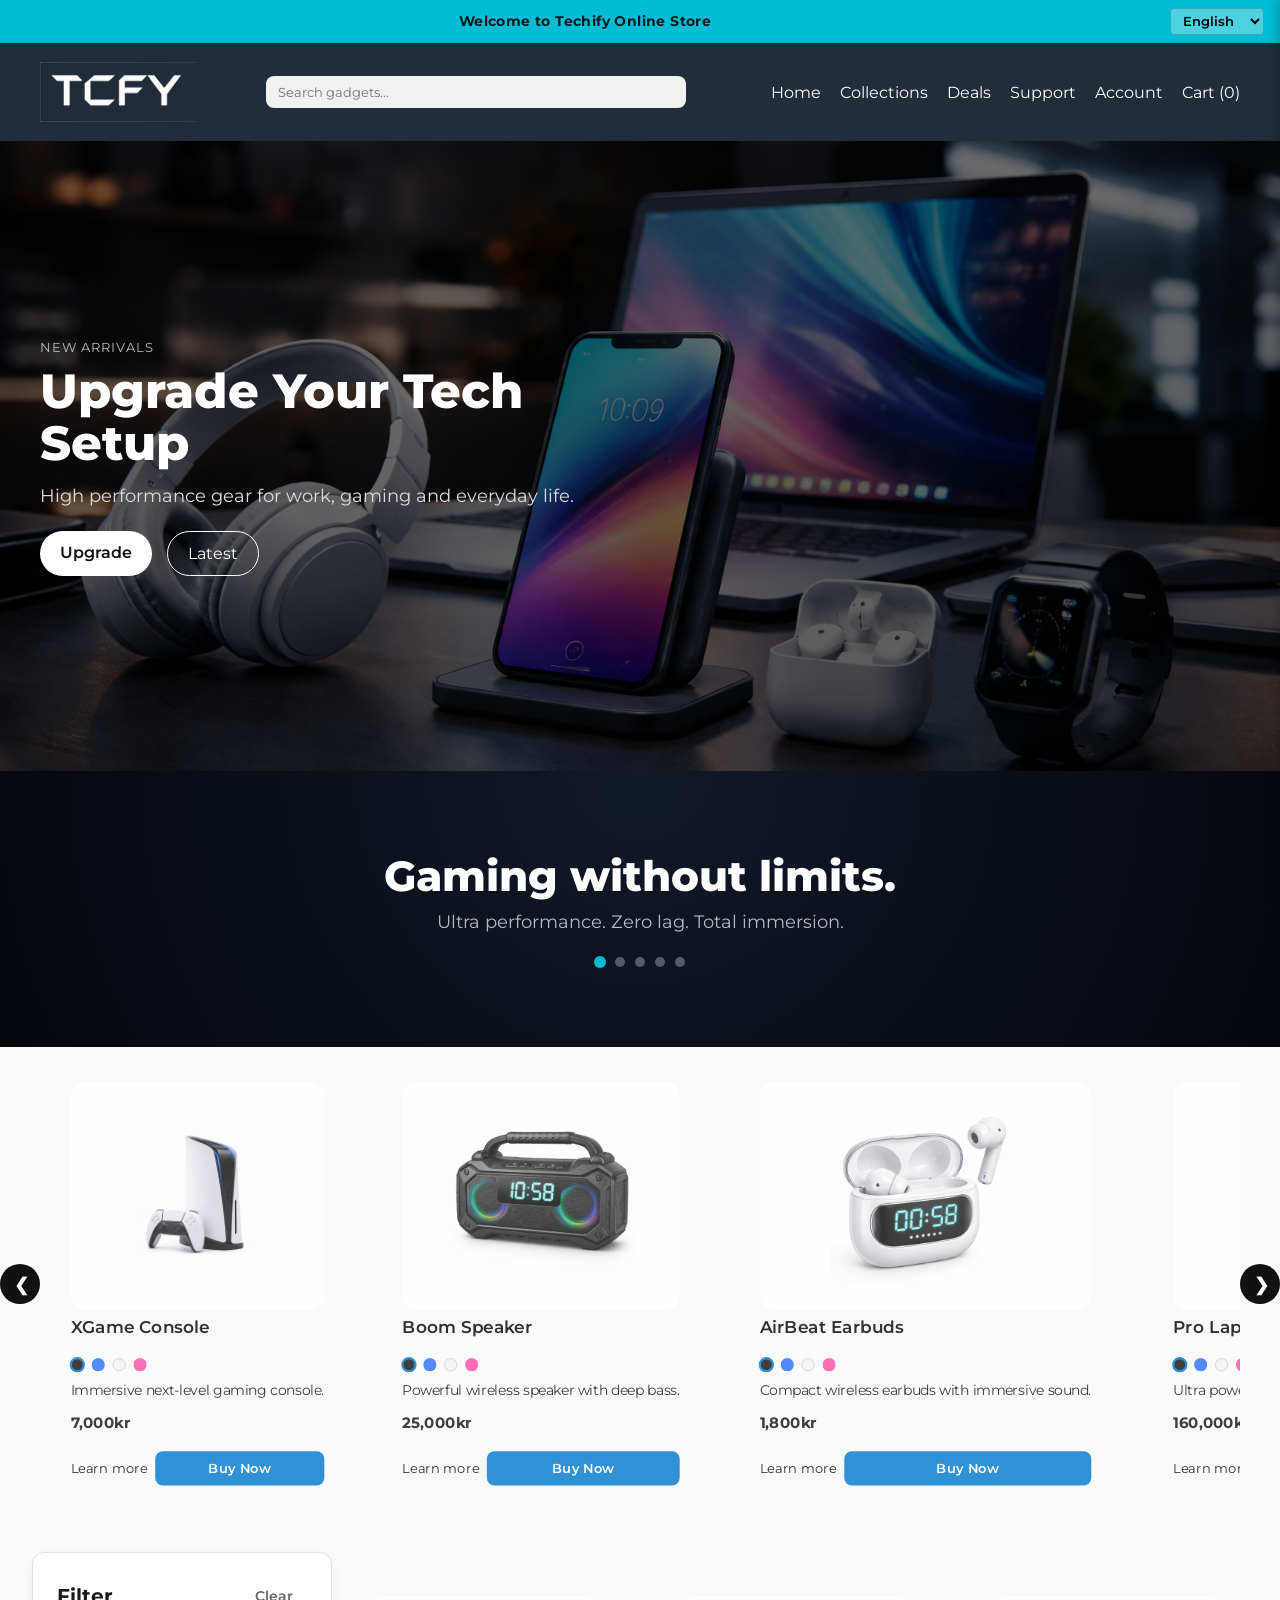
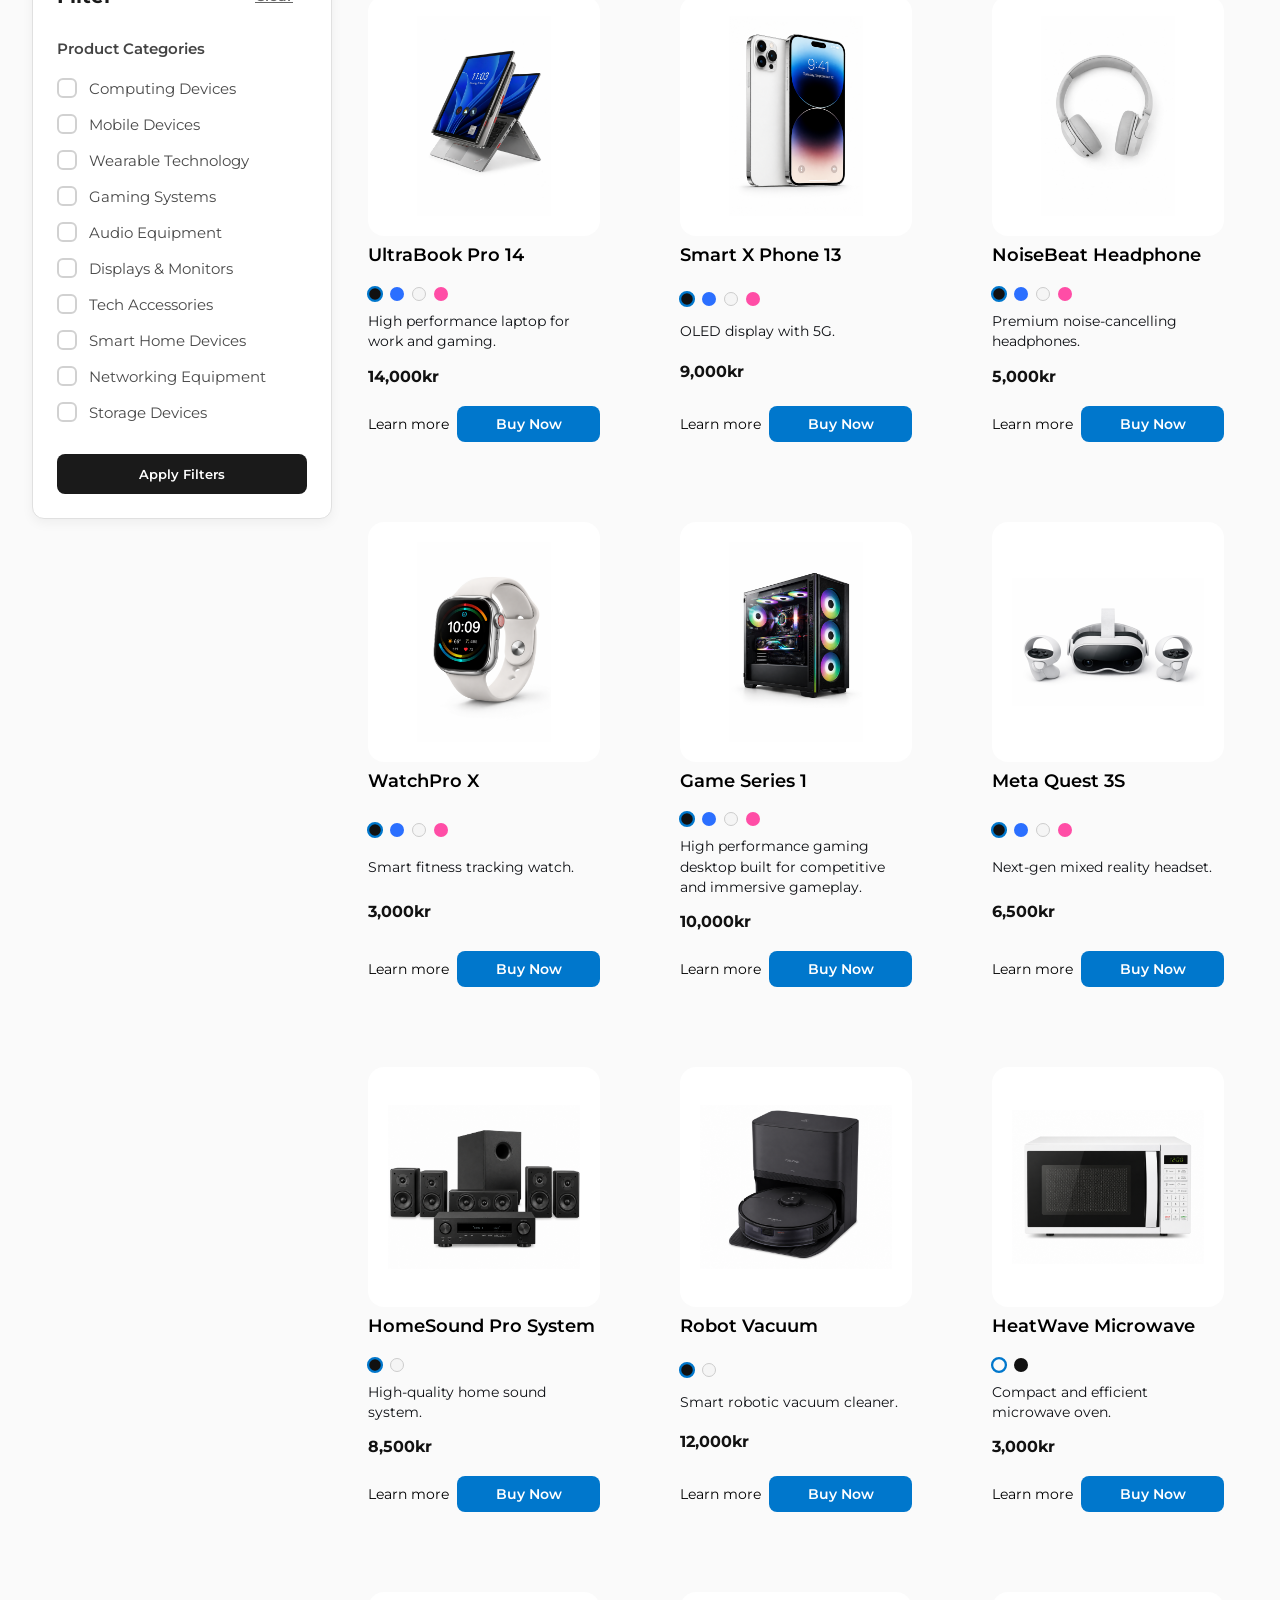
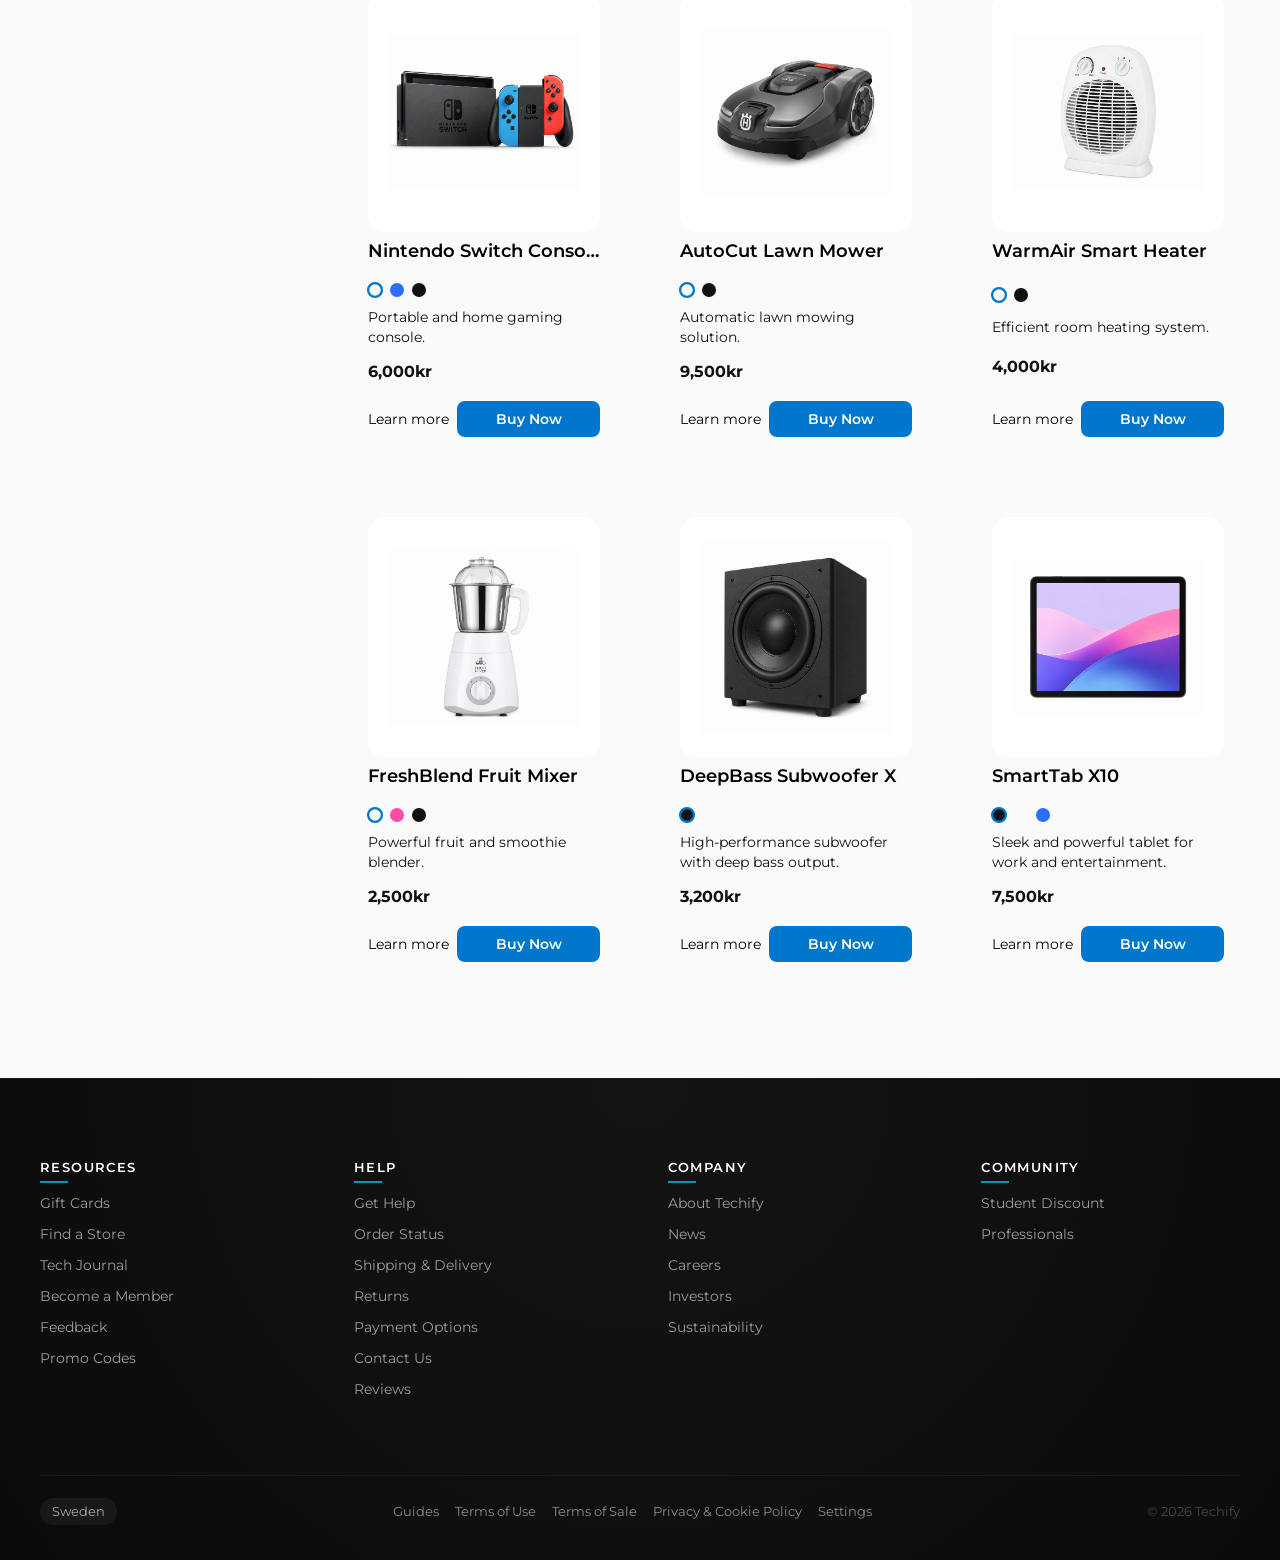
<file: index.html>
<!DOCTYPE html>
<html lang="en">
<head>
    <meta charset="UTF-8"/>
    <meta name="viewport" content="width=device-width, initial-scale=1.0"/>
    <meta name="description" content="Shop premium tech products including laptops, gaming gear and accessories. Fast delivery across Sweden.">
    <title>Techify | Premium Tech Store Sweden</title>
    <link rel="stylesheet" href="css/main.css"/>
    <link rel="preconnect" href="https://fonts.googleapis.com">
<link rel="preconnect" href="https://fonts.gstatic.com" crossorigin>
<link href="https://fonts.googleapis.com/css2?family=Montserrat:ital,wght@0,100..900;1,100..900&display=swap" rel="stylesheet">
   
</head>
<body>
        <!--PROMO BAR-->
    <section class="promo" aria-label="Current promotions">
        <div class="promo_viewport">
            <ul class="promo_track">
                <li data-i18n="promo_welcome">Welcome to Techify Online Store</li>
            </ul>
        </div>
        <div class="promo-lang">
         <select id="languageSwitcher">
         <option value="en">English</option>
         <option value="sv">Svenska</option>
         <option value="fr">Français</option>
         </select>
        </div>
    </section>

    <header class="site-header">
        <div class="logo-wrap">
            <img src="img/logo.svg" class="logo" alt="Techify logo">
    
        </div>

        <div class="search-container">
          <input 
           type="text" 
           id="search" 
           data-i18n-placeholder="search_placeholder"
           placeholder="Search..."
          >
          <div id="searchResults"></div>
        </div>
       

        <nav aria-label="Main navigation">
            <a href="index.html" data-i18n="nav_home">Home</a>
            <a href="shop.html" data-i18n="nav_collections">Collections</a>
            <a href="deals.html" data-i18n="nav_deals">Deals</a>
            <a href="support.html" data-i18n="nav_support">Support</a>
            <a href="login.html" data-i18n="nav_account">Account</a>          
            <a href="cart.html" id="cartLink">Cart (0)</a>
        </nav>
    </header>


    <main>

        <!--HERO-->
        <section class="hero" aria-label="Hero banner">
            <div class="hero-content">
              <span class="hero-tag" data-i18n="hero_tag">New Arrivals</span>
               <h1 data-i18n="hero_title">Upgrade Your Tech Setup</h1>
               <p data-i18n="hero_desc">High performance gear for work, gaming and everyday life.</p>

           <div class="hero-actions">
             <a href="upgrade.html" class="btn-primary" data-i18n="btn_upgrade">Upgrade</a>
             <a href="latest.html" class="btn-secondary" data-i18n="btn_latest">Latest</a>
           </div>
          </div>
        </section>

        <!-- AUTO SWIPE LINEUP -->
<section class="lineup-auto" aria-label="Explore the lineup">

  <div class="lineup-frame">

    <!-- SLIDES TRACK -->
    <div class="lineup-track">

      <!-- GAMING -->
      <div class="lineup-slide active">
        <h2 data-i18n="gaming_title">Gaming without limits.</h2>
        <p data-i18n="gaming_desc">Ultra performance. Zero lag. Total immersion.</p>
      </div>

      <!-- WORK -->
      <div class="lineup-slide">
        <h2 data-i18n="work_title">Work at full speed.</h2>
        <p data-i18n="work_desc">Powerful tools built for focus and productivity.</p>
      </div>

      <!-- CREATIVITY -->
      <div class="lineup-slide">
        <h2 data-i18n="create_title">Create anything you imagine.</h2>
        <p data-i18n="create_desc">Designed for creators, editors, and builders.</p>
      </div>

      <!-- AUDIO -->
      <div class="lineup-slide">
        <h2 data-i18n="audio_title">Feel every sound.</h2>
        <p data-i18n="audio_desc">Immersive audio built for clarity and depth.</p>
      </div>
      
      <!--Techify-->
      <div class="lineup-slide">
        <h2 data-i18n="techify_title">Techify Starts Here.</h2>
        <p data-i18n="techify_desc">Performance. Style. Reliability</p>
      </div>

    </div>

    <!-- DOT INDICATORS -->
    <div class="lineup-dots">
      <span class="dot active"></span>
      <span class="dot"></span>
      <span class="dot"></span>
      <span class="dot"></span>
      <span class="dot"></span>
    </div>

  </div>

</section>

        <div class="slider-wrapper">
            <button class="slide-btn prev" aria-label="Previous">&#10094;</button>

            <div class="slider-track">

                <!--SLIDE ITEM-->
                <article class="product-card" data-id="15">
                   <a href="product.html?id=15">
                    <img src="img/Xgame.png" 
                         alt="XGame console" 
                         loading="lazy" 
                         decoding="async"
                         width="300" 
                         height="200">
                    <h3>XGame Console</h3>
                    </a>

                    <div class="color-options">
                        <span class="color blue" data-color="blue"></span>
                        <span class="color black" data-color="black"></span>
                        <span class="color white" data-color="white"></span>
                        <span class="color pink" data-color="pink"></span>
                    </div>

                    <p class="price">7000kr</p>
                </article>

                <article class="product-card" data-id="11">
                   <a href="product.html?id=11">
                    <img src="img/speaker.png" 
                         alt="Boom Speaker" 
                         loading="lazy" 
                         decoding="async"
                         width="300" 
                         height="200">
                    <h3>Boom Speaker</h3>
                    </a>
                     <div class="color-options">
                        <span class="color blue" data-color="blue"></span>
                        <span class="color black" data-color="black"></span>
                        <span class="color white" data-color="white"></span>
                        <span class="color pink" data-color="pink"></span>
                    </div>

                    <p class="price">2500kr</p>
                </article>

                <article class="product-card" data-id="7">
                   <a href="product.html?id=7">
                    <img src="img/earbuds.png" 
                         alt="AirBeat Earbuds" 
                         loading="lazy" 
                         decoding="async"
                         width="300" 
                         height="200">
                    <h3>AirBeat Earbuds</h3>
                    </a>
                     <div class="color-options">
                        <span class="color blue" data-color="blue"></span>
                        <span class="color black" data-color="black"></span>
                        <span class="color white" data-color="white"></span>
                        <span class="color pink" data-color="pink"></span>
                    </div>
                    <p class="price">1800kr</p>
                </article>

                <article class="product-card" data-id="8">
                   <a href="product.html?id=8">
                    <img src="img/laptop.png" 
                         alt="Pro Laptop X" 
                         loading="lazy" 
                         decoding="async"
                         width="300" 
                         height="200">
                    <h3>Pro Laptop X</h3>
                    </a>
                     <div class="color-options">
                        <span class="color blue" data-color="blue"></span>
                        <span class="color black" data-color="black"></span>
                        <span class="color white" data-color="white"></span>
                        <span class="color pink" data-color="pink"></span>
                    </div>
                    <p class="price">160000kr</p>
                </article>

                <article class="product-card" data-id="9">
                   <a href="product.html?id=9">
                    <img src="img/computer Monitor.png" 
                         alt="Pro Game M2" 
                         decoding="async"
                         loading="lazy" 
                         width="300" 
                         height="200">
                    <h3>Pro Game M2</h3>
                    </a>
                     <div class="color-options">
                        <span class="color blue" data-color="blue"></span>
                        <span class="color black" data-color="black"></span>
                        <span class="color white" data-color="white"></span>
                        <span class="color pink" data-color="pink"></span>
                    </div>
                    <p class="price">12000kr</p>
                </article>

                <article class="product-card" data-id="12">
                   <a href="product.html?id=12">
                    <img src="img/smart tv.png" 
                         alt="75 inch Smart TV" 
                         loading="lazy" 
                         decoding="async"
                         width="300" 
                         height="200">
                    <h3>75" Smart TV</h3>
                    </a>
                     <div class="color-options">
                        <span class="color blue" data-color="blue"></span>
                        <span class="color black" data-color="black"></span>
                        <span class="color white" data-color="white"></span>
                        <span class="color pink" data-color="pink"></span>
                    </div>
                    <p class="price">180000kr</p>
                </article>

                <article class="product-card" data-id="13">
                   <a href="product.html?id=13">
                    <img src="img/camera.png" 
                         alt="ProShot Camera" 
                         loading="lazy" 
                         decoding="async"
                         width="300" 
                         height="200">
                    <h3>ProShot Camera</h3>
                   </a>
                    <div class="color-options">
                        <span class="color blue" data-color="blue"></span>
                        <span class="color black" data-color="black"></span>
                        <span class="color white" data-color="white"></span>
                        <span class="color pink" data-color="pink"></span>
                    </div>
                    <p class="price">9500kr</p>
                </article>

                <article class="product-card" data-id="14">
                   <a href="product.html?id=14">
                    <img src="img/portable hardware.png" 
                         alt="Pocket SSD" 
                         loading="lazy" 
                         decoding="async"
                         width="300" 
                         height="200">
                    <h3>Pocket SSD 1TB</h3>
                    </a>
                    <p class="price">2500kr</p>
                </article>

                
            </div>

            <button class="slide-btn next" aria-label="Next">&#10095;</button>
        </div>
    </section>

      <!-- MAIN SHOP--> 
      <section class="container">

      <aside class="filters" aria-label="Product filters">

        <header class="filters-header">
            <h2 data-i18n="filter_title">Filter</h2>
            <button type="button" class="clear-filters" data-i18n="clear_filters">Clear</button>
        </header>

        <form class="filters-form">

            <fieldset class="filters-group">
                <legend data-i18n="category_title">Product Categories</legend>

                <label class="filter-option">
                    <input type="checkbox" name="category" value="laptop">
                    <span data-i18n="computing">Computing Devices</span>
                </label>

                <label class="filter-option">
                    <input type="checkbox" name="category" value="phones">
                    <span data-i18n="mobile">Mobile Devices</span>
                </label>

                <label class="filter-option">
                    <input type="checkbox" name="category" value="wearable">
                    <span data-i18n="wearable">Wearable Technology</span>
                </label>

                <label class="filter-option">
                    <input type="checkbox" name="category" value="game">
                    <span data-i18n="gaming">Gaming Systems</span>
                </label>

                <label class="filter-option">
                    <input type="checkbox" name="category" value="audio">
                    <span data-i18n="audio">Audio Equipment</span>
                </label>

                <label class="filter-option">
                    <input type="checkbox" name="category" value="monitor">
                    <span data-i18n="monitor">Displays & Monitors</span>
                </label>

                <label class="filter-option">
                    <input type="checkbox" name="category" value="camera">
                    <span data-i18n="accessories">Tech Accessories</span>
                </label>

                <label class="filter-option">
                    <input type="checkbox" name="category" value="home_appliance">
                    <span data-i18n="smart_home">Smart Home Devices</span>
                </label>

                <label class="filter-option">
                    <input type="checkbox" name="category" value="network">
                    <span data-i18n="networking">Networking Equipment</span>
                </label>

                <label class="filter-option">
                    <input type="checkbox" name="category" value="portable hardware">
                    <span data-i18n="storage">Storage Devices</span>
                </label>
            </fieldset>

            <button id="applyFilters" type="button" class="apply-btn" data-i18n="apply_filters">
                Apply Filters
            </button>
        </form>

      </aside>  

      <section class="products">

        <article class="product-card" data-id="1">
            <a href="product.html?id=1">
                <img src="img/ultraBook.png" alt="UltraBook Pro 14">
                <h3>UltraBook Pro 14</h3>
            </a>
             <div class="color-options">
                        <span class="color blue" data-color="blue"></span>
                        <span class="color black" data-color="black"></span>
                        <span class="color white" data-color="white"></span>
                        <span class="color pink" data-color="pink"></span>
                    </div>
            <p class="price">14000kr</p>
            <button type="button" class="add-to-cart">Add to Cart</button>
        </article>

        <article class="product-card" data-id="2">
            <a href="product.html?id=2">
                <img src="img/smartphone.png" alt="Smart X Phone 13">
                <h3>Smart X Phone 13</h3>
            </a>
             <div class="color-options">
                        <span class="color blue" data-color="blue"></span>
                        <span class="color black" data-color="black"></span>
                        <span class="color white" data-color="white"></span>
                        <span class="color pink" data-color="pink"></span>
                    </div>
            <p class="price">9000kr</p>
            <button type="button" class="add-to-cart">Add to Cart</button>
        </article>

        <article class="product-card" data-id="3">
            <a href="product.html?id=3">
                <img src="img/headphone.png" alt="NoiseBeat Headphone">
                <h3>NoiseBeat Headphone</h3>
            </a>
             <div class="color-options">
                        <span class="color blue" data-color="blue"></span>
                        <span class="color black" data-color="black"></span>
                        <span class="color white" data-color="white"></span>
                        <span class="color pink" data-color="pink"></span>
                    </div>
            <p class="price">5000kr</p>
            <button type="button" class="add-to-cart">Add to Cart</button>
        </article>

        <article class="product-card" data-id="4">
            <a href="product.html?id=4">
                <img src="img/smartwatch.png" alt="WatchPro X">
                <h3>WatchPro X</h3>
            </a>
             <div class="color-options">
                        <span class="color blue" data-color="blue"></span>
                        <span class="color black" data-color="black"></span>
                        <span class="color white" data-color="white"></span>
                        <span class="color pink" data-color="pink"></span>
                    </div>
            <p class="price">3000kr</p>
            <button type="button" class="add-to-cart">Add to Cart</button>
        </article>

        <article class="product-card" data-id="5">
            <a href="product.html?id=5">
                <img src="img/gaming pc.png" alt="Game Series 1">
                <h3>Game Series 1</h3>
            </a>
             <div class="color-options">
                        <span class="color blue" data-color="blue"></span>
                        <span class="color black" data-color="black"></span>
                        <span class="color white" data-color="white"></span>
                        <span class="color pink" data-color="pink"></span>
                    </div>
            <p class="price">10000kr</p>
            <button type="button" class="add-to-cart">Add to Cart</button>
        </article>

        <article class="product-card" data-id="6">
            <a href="product.html?id=6">
                <img src="img/meta quest 3s.png" alt="VR">
                <h3>VR</h3>
            </a>
             <div class="color-options">
                        <span class="color blue" data-color="blue"></span>
                        <span class="color black" data-color="black"></span>
                        <span class="color white" data-color="white"></span>
                        <span class="color pink" data-color="pink"></span>
                    </div>
            <p class="price">7000</p>
            <button type="button" class="add-to-cart">Add to Cart</button>
        </article>


<article class="product-card" data-id="16">
    <a href="product.html?id=16">
        <img src="img/soundsystem.png" alt="HomeSound Pro System">
        <h3>HomeSound Pro System</h3>
    </a>
    <div class="color-options">
        <span class="color black" data-color="black"></span>
        <span class="color white" data-color="white"></span>
    </div>
    <p class="price">8500kr</p>
    <button type="button" class="add-to-cart">Add to Cart</button>
</article>

<article class="product-card" data-id="17">
    <a href="product.html?id=17">
        <img src="img/robotvacuum.png" alt="RoboClean X Vacuum">
        <h3>RoboClean X Vacuum</h3>
    </a>
    <div class="color-options">
        <span class="color black" data-color="black"></span>
        <span class="color white" data-color="white"></span>
    </div>
    <p class="price">12000kr</p>
    <button type="button" class="add-to-cart">Add to Cart</button>
</article>


<article class="product-card" data-id="18">
    <a href="product.html?id=18">
        <img src="img/microwave.png" alt="HeatWave Microwave">
        <h3>HeatWave Microwave</h3>
    </a>
    <div class="color-options">
        <span class="color silver" data-color="silver"></span>
        <span class="color black" data-color="black"></span>
    </div>
    <p class="price">3000kr</p>
    <button type="button" class="add-to-cart">Add to Cart</button>
</article>

<article class="product-card" data-id="19">
    <a href="product.html?id=19">
        <img src="img/switch.png" alt="Nintendo Switch Console">
        <h3>Nintendo Switch Console</h3>
    </a>
    <div class="color-options">
        <span class="color red" data-color="red"></span>
        <span class="color blue" data-color="blue"></span>
        <span class="color black" data-color="black"></span>
    </div>
    <p class="price">6000kr</p>
    <button type="button" class="add-to-cart">Add to Cart</button>
</article>

<article class="product-card" data-id="20">
    <a href="product.html?id=20">
        <img src="img/lawnmower.png" alt="AutoCut Lawn Mower">
        <h3>AutoCut Lawn Mower</h3>
    </a>
    <div class="color-options">
        <span class="color green" data-color="green"></span>
        <span class="color black" data-color="black"></span>
    </div>
    <p class="price">9500kr</p>
    <button type="button" class="add-to-cart">Add to Cart</button>
</article>

<article class="product-card" data-id="21">
    <a href="product.html?id=21">
        <img src="img/heater.png" alt="WarmAir Smart Heater">
        <h3>WarmAir Smart Heater</h3>
    </a>
    <div class="color-options">
        <span class="color white" data-color="white"></span>
        <span class="color black" data-color="black"></span>
    </div>
    <p class="price">4000kr</p>
    <button type="button" class="add-to-cart">Add to Cart</button>
</article>

<article class="product-card" data-id="22">
    <a href="product.html?id=22">
        <img src="img/blender.png" alt="Fruit Mixer">
        <h3>Fruit Mixer</h3>
    </a>
    <div class="color-options">
        <span class="color white" data-color="white"></span>
        <span class="color pink" data-color="pink"></span>
        <span class="color black" data-color="black"></span>
    </div>
    <p class="price">2500kr</p>
    <button type="button" class="add-to-cart">Add to Cart</button>
</article>


<article class="product-card" data-id="23">
    <a href="product.html?id=23">
        <img src="img/subwoofer.png" alt="Subwoofer Speaker">
        <h3>DeepBass Subwoofer</h3>
    </a>
    <div class="color-options">
        <span class="color black" data-color="black"></span>
        <span class="color white" data-color="white"></span>
    </div>
    <p class="price">8500kr</p>
    <button type="button" class="add-to-cart">Add to Cart</button>
</article>

<article class="product-card" data-id="24">
    <a href="product.html?id=24">
        <img src="img/tablet.png" alt="Smart Tablet">
        <h3>VisionPad Tablet</h3>
    </a>
    <div class="color-options">
        <span class="color black" data-color="black"></span>
        <span class="color silver" data-color="silver"></span>
        <span class="color white" data-color="white"></span>
    </div>
    <p class="price">6000kr</p>
    <button type="button" class="add-to-cart">Add to Cart</button>
</article>


      </section>
    </main>
<!--SIDE CART-->

<div id="sideCart" class="side-cart" role="dialog" aria-label="Shopping cart">
    <div class="side-cart-header">
        <h2 data-i18n="cart_title">Your Cart</h2>
        <button id="closeCart" aria-label="Close cart">X</button>
    </div>

    <div id="sideCartItems"></div>

    <div class="side-cart-footer">
        <h3 id="sideCartTotal">Total: 0kr</h3>
        <div class="side-actions">
            <button id="continueShopping" data-i18n="continue">Continue Shopping</button>
            <button id="checkoutNow" data-i18n="checkout">Proceed to Payment</button>
        </div>
    </div>
</div>

<script src="js/products.js"></script>
<script src="js/app.js"></script>
<footer class="footer">
    <div class="footer-container">

        <!--RESOURCE-->
        <div class="footer-col">
            <h4 data-i18n="resources_title">Resources</h4>
            <ul>
                <li><a href="info.html?page=gift-cards" data-i18n="gift_cards">Gift Cards</a></li>
                <li><a href="info.html?page=stores" data-i18n="stores">Find a Store</a></li>
                <li><a href="info.html?page=blog" data-i18n="blog">Tech Journal</a></li>
                <li><a href="info.html?page=membership" data-i18n="membership">Become a Member</a></li>
                <li><a href="info.html?page=feedback" data-i18n="feedback">Feedback</a></li>
                <li><a href="info.html?page=promos" data-i18n="promos">Promo Codes</a></li>
            </ul>
        </div>

        <!--HELP-->
        <div class="footer-col">
            <h4 data-i18n="help_title">Help</h4>
            <ul>
                <li><a href="info.html?page=support" data-i18n="support">Get Help</a></li>
                <li><a href="info.html?page=order-status" data-i18n="order_status">Order Status</a></li>
                <li><a href="info.html?page=shipping" data-i18n="shipping">Shipping & Delivery</a></li>
                <li><a href="info.html?page=returns" data-i18n="returns">Returns</a></li>
                <li><a href="info.html?page=payments" data-i18n="payments">Payment Options</a></li>
                <li><a href="info.html?page=contact" data-i18n="contact">Contact Us</a></li>
                <li><a href="info.html?page=reviews" data-i18n="reviews">Reviews</a></li>
            </ul>
        </div>

        <!--COMPANY-->
        <div class="footer-col">
            <h4 data-i18n="company_title">Company</h4>
            <ul>
                <li><a href="info.html?page=about" data-i18n="about">About Techify</a></li>
                <li><a href="info.html?page=news" data-i18n="news">News</a></li>
                <li><a href="info.html?page=careers" data-i18n="careers">Careers</a></li>
                <li><a href="info.html?page=investors" data-i18n="investors">Investors</a></li>
                <li><a href="info.html?page=sustainability" data-i18n="sustainability">Sustainability</a></li>
            </ul>
        </div>

        <!--COMMUNITY-->
        <div class="footer-col">
            <h4 data-i18n="community_title">Community</h4>
            <ul>
                <li><a href="info.html?page=student" data-i18n="student">Student Discount</a></li>
                <li><a href="info.html?page=professionals" data-i18n="professionals">Professionals</a></li>
            </ul>
        </div>

    </div>

    <!--BOTTOM BAR-->
    <div class="footer-bottom">
        <span data-i18n="country">Sweden</span>

        <div class="footer-links">
            <a href="info.html?page=guides" data-i18n="guides">Guides</a>
            <a href="info.html?page=terms" data-i18n="terms_use">Terms of Use</a>
            <a href="info.html?page=sales-terms" data-i18n="terms_sale">Terms of Sale</a>
            <a href="info.html?page=privacy" data-i18n="privacy">Privacy & Cookie Policy</a>
            <a href="info.html?page=settings" data-i18n="settings">Settings</a>
        </div>

        <span class="footer-copy">© 2026 Techify</span>
    </div>
</footer>

<script>
const slides = document.querySelectorAll(".lineup-slide");
const dots = document.querySelectorAll(".dot");

let index = 0;

function showSlide(i) {
  slides.forEach((s, idx) => {
    s.classList.remove("active");
    dots[idx].classList.remove("active");
  });

  slides[i].classList.add("active");
  dots[i].classList.add("active");
}

function nextSlide() {
  index = (index + 1) % slides.length;
  showSlide(index);
}

setInterval(nextSlide, 4000);
</script>

</body>
</html>
</file>
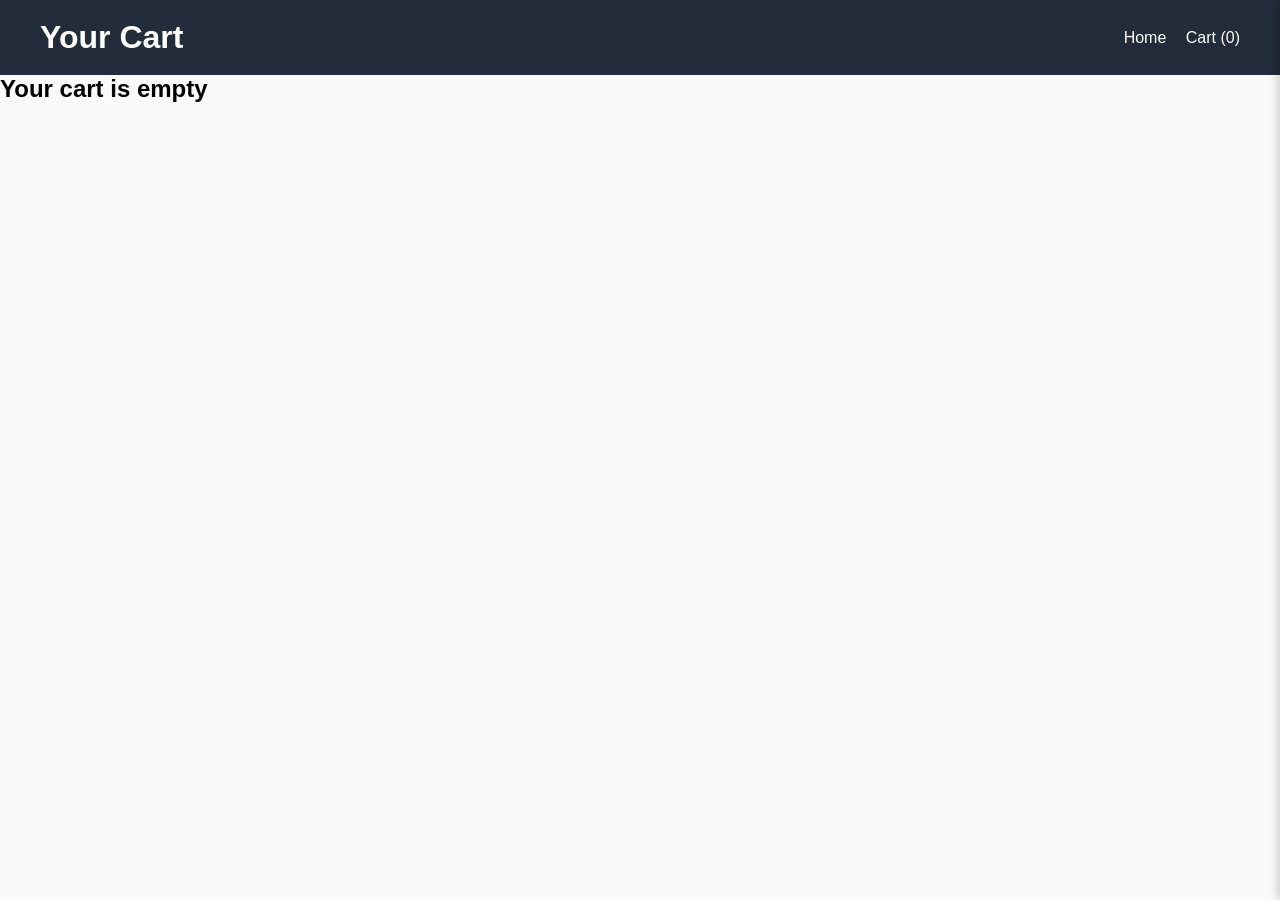
<file: cart.html>
<!doctype html>
<html lang="en">
  <head>
    <meta charset="UTF-8" />
    <meta name="viewport" content="width=device-width, initial-scale=1.0" />
    <title>Cart</title>
    <link rel="stylesheet" href="css/main.css" />
  </head>
  <body>
    <header class="site-header">
      <h1>Your Cart</h1>
      <nav>
        <a href="index.html">Home</a>
        <a href="cart.html" id="cartLink">Cart (0)</a>
      </nav>
    </header>

    <main id="cartSection"></main>

    <!--SIDE CART-->

    <div id="sideCart" class="side-cart">
      <div class="side-cart-header">
        <h2>Your Cart</h2>
        <button id="closeCart" aria-label="Close cart">X</button>
      </div>

      <div id="sideCartItems"></div>

      <div class="side-cart-footer">
        <h3 id="sideCartTotal">Total: 0kr</h3>
        <button id="goToCart">Go to Cart</button>
      </div>
    </div>

    <script src="js/products.js"></script>
    <script src="js/app.js"></script>
  </body>
</html>
</file>
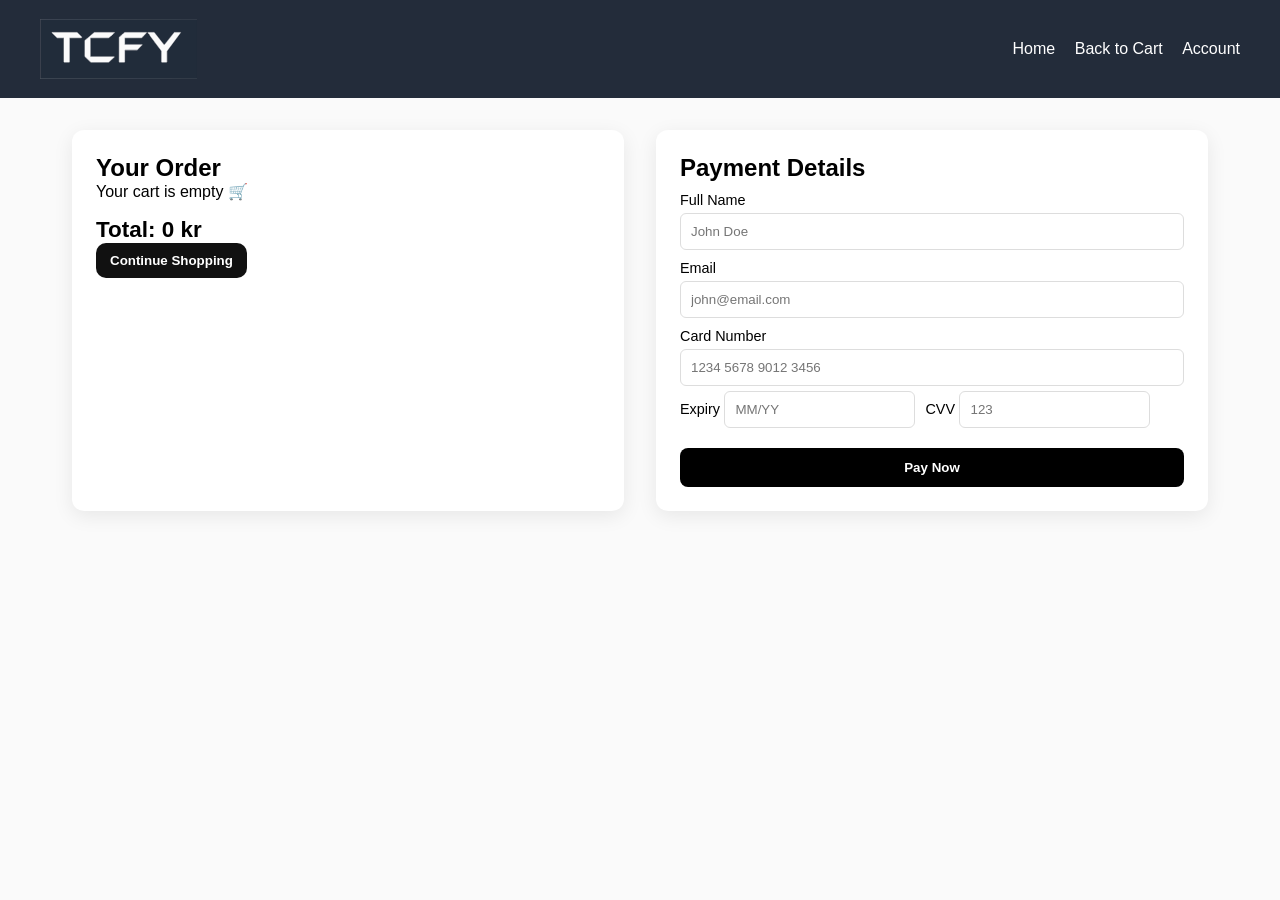
<file: checkout.html>
<!DOCTYPE html>
<html lang="en">
<head>
  <meta charset="UTF-8">
  <meta name="viewport" content="width=device-width, initial-scale=1.0">
  <title>Checkout | Techify</title>
  <link rel="stylesheet" href="css/main.css">
</head>

<body>

<header class="site-header">
  <div class="logo-wrap">
    <img src="img/logo.svg" class="logo" alt="Techify logo">
  </div>

  <nav>
    <a href="index.html">Home</a>
    <a href="cart.html">Back to Cart</a>
    <a href="login.html">Account</a>
  </nav>
</header>

<main class="checkout-container">

  <!-- CART ITEMS -->
  <section class="checkout-items">
    <h2>Your Order</h2>
    <div id="checkoutItems"></div>

   <div class="checkout-total">
  <h3 id="checkoutTotal">Total: 0 kr</h3>

  <button id="continueShopping" class="continue-btn">
    Continue Shopping
  </button>
</div>
  </section>

  <!-- RIGHT: PAYMENT FORM -->
  <section class="checkout-form">
    <h2>Payment Details</h2>

    <form id="paymentForm">

      <label>Full Name</label>
      <input type="text" placeholder="John Doe" required>

      <label>Email</label>
      <input type="email" placeholder="john@email.com" required>

      <label>Card Number</label>
      <input type="text" placeholder="1234 5678 9012 3456" required>

      <div class="row">
        <div>
          <label>Expiry</label>
          <input type="text" placeholder="MM/YY" required>
        </div>

        <div>
          <label>CVV</label>
          <input type="text" placeholder="123" required>
        </div>
      </div>

      <button type="submit" class="pay-btn">Pay Now</button>

    </form>
  </section>

</main>

<script src="checkout.js"></script>
</body>
</html>
</file>
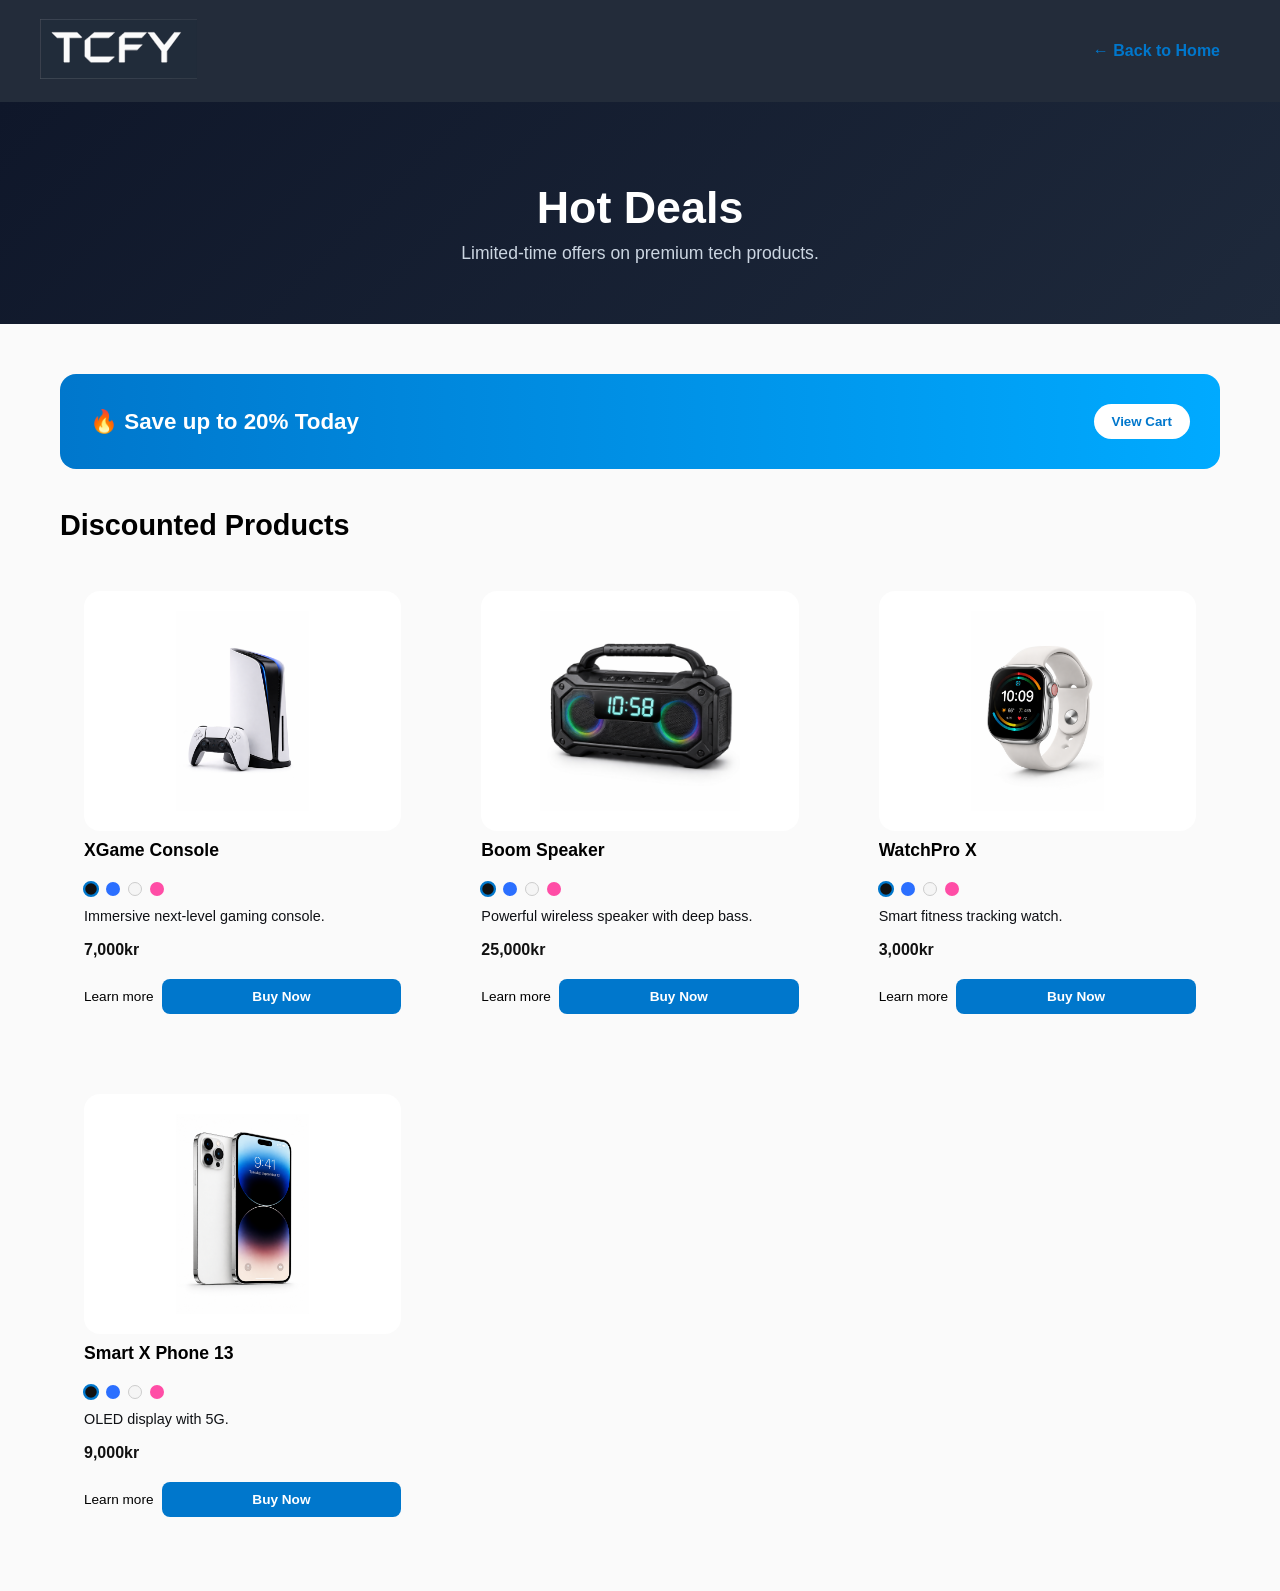
<file: deals.html>
<!DOCTYPE html>
<html lang="en">
<head>
  <meta charset="UTF-8">
  <title>Deals | Techify</title>
  <link rel="stylesheet" href="css/main.css">
</head>
<body>

   <!-- HEADER -->
  <header class="site-header">
    <a href="index.html" class="logo-container">
      <img src="img/logo.svg" alt="Techify Logo" class="logo">
    </a>

    <!-- BACK LINK -->
  <div class="back-wrapper">
    <a href="index.html" class="back-link">← Back to Home</a>
  </div>
  </header>

<section class="page-hero">
  <h1>Hot Deals</h1>
  <p>Limited-time offers on premium tech products.</p>
</section>

<section class="page-section">

  <div class="featured-banner">
    <h3>🔥 Save up to 20% Today</h3>
    <button onclick="location.href='cart.html'">View Cart</button>
  </div>

  <h2>Discounted Products</h2>

  <section class="products">
    <!-- reuse your existing products -->
    <article class="product-card" data-id="15"></article>
    <article class="product-card" data-id="11"></article>
    <article class="product-card" data-id="4"></article>
    <article class="product-card" data-id="2"></article>
  </section>

</section>

<script src="js/products.js"></script>
<script src="js/app.js"></script>

</body>
</html>
</file>
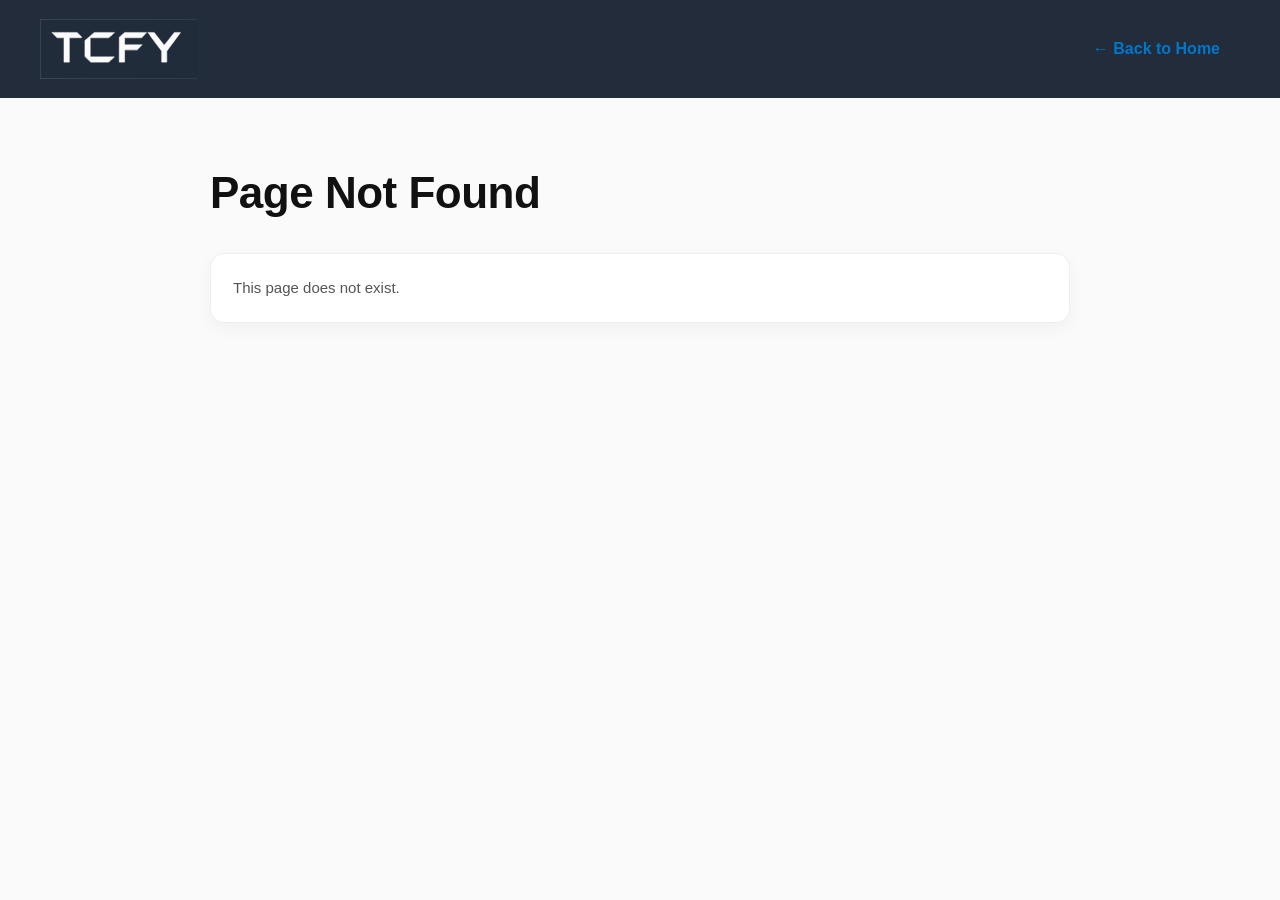
<file: info.html>
<!DOCTYPE html>
<html lang="en">
<head>
<meta charset="UTF-8">
<meta name="viewport" content="width=device-width, initial-scale=1.0">
<title>Techify Info</title>
<link rel="stylesheet" href="css/main.css">
</head>
<body>

<header class="site-header">
    <img src="img/logo.svg" alt="Techify Logo" class="logo">

       <!-- BACK LINK -->
  <div class="back-wrapper">
    <a href="index.html" class="back-link">← Back to Home</a>
  </div>
</header>

<main class="page-content">
    <h1 id="pageTitle"></h1>
    <p id="pageSubtitle"></p> 
    <div id="pageContent"></div>

</main>

<script>

const pages = {

"gift-cards": {
    title: "Gift Cards",
    subtitle: "Give the gift of technology.",
    content: `<div class="card"><p>Buy digital or physical gift cards instantly.</p></div>`
},

"stores": {
    title: "Find a Store",
    subtitle: "Locate Techify near you.",
    content: `<div class="card"><p>Stores available across Sweden.</p></div>`
},

"blog": {
    title: "Tech Journal",
    subtitle: "Latest insights and updates.",
    content: `<div class="card"><p>Coming soon: articles & guides.</p></div>`
},

"membership": {
    title: "Membership",
    subtitle: "Unlock exclusive benefits.",
    content: `<div class="card"><p>Join Techify+ for discounts and perks.</p></div>`
},

"feedback": {
    title: "Feedback",
    subtitle: "Tell us what you think.",
    content: `
        <textarea placeholder="Your feedback"></textarea>
        <button>Submit</button>
    `
},

"promos": {
    title: "Promo Codes",
    subtitle: "Latest deals available.",
    content: `<div class="card"><p>Check active promotions.</p></div>`
},

"support": {
    title: "Support",
    subtitle: "We’re here to help.",
    content: `<div class="card"><p>Browse FAQs or contact support.</p></div>`
},

"order-status": {
    title: "Order Status",
    subtitle: "Track your order.",
    content: `
        <input placeholder="Enter Order ID">
        <button>Track</button>
    `
},

"shipping": {
    title: "Shipping",
    subtitle: "Fast & reliable delivery.",
    content: `<div class="card"><p>1–3 business days delivery.</p></div>`
},

"returns": {
    title: "Returns",
    subtitle: "Easy return policy.",
    content: `<div class="card"><p>Return within 30 days.</p></div>`
},

"payments": {
    title: "Payment Options",
    subtitle: "Flexible payment methods.",
    content: `<div class="card"><p>Visa, Mastercard, PayPal supported.</p></div>`
},

"contact": {
    title: "Contact Us",
    subtitle: "Reach out anytime.",
    content: `
        <input placeholder="Name">
        <input placeholder="Email">
        <textarea placeholder="Message"></textarea>
        <button>Send</button>
    `
},

"reviews": {
    title: "Reviews",
    subtitle: "What customers say.",
    content: `<div class="card"><p>Reviews coming soon.</p></div>`
},

"about": {
    title: "About Techify",
    subtitle: "Who we are.",
    content: `<div class="card"><p>Premium tech across Sweden.</p></div>`
},

"news": {
    title: "News",
    subtitle: "Latest updates.",
    content: `<div class="card"><p>New launches & updates.</p></div>`
},

"careers": {
    title: "Careers",
    subtitle: "Join our team.",
    content: `
        <div class="card"><h3>Frontend Developer</h3><p>Build modern UI.</p></div>
        <div class="card"><h3>Designer</h3><p>Create experiences.</p></div>
    `
},

"investors": {
    title: "Investors",
    subtitle: "Investor relations.",
    content: `<div class="card"><p>Financial updates.</p></div>`
},

"sustainability": {
    title: "Sustainability",
    subtitle: "Our commitment.",
    content: `<div class="card"><p>Eco-friendly initiatives.</p></div>`
},

"student": {
    title: "Student Discount",
    subtitle: "Save more as a student.",
    content: `<div class="card"><p>Up to 20% discount.</p></div>`
},

"professionals": {
    title: "Professionals",
    subtitle: "Business solutions.",
    content: `<div class="card"><p>Enterprise offers available.</p></div>`
},

"guides": {
    title: "Guides",
    subtitle: "Learn before you buy.",
    content: `<div class="card"><p>Buying guides & tips.</p></div>`
},

"terms": {
    title: "Terms of Use",
    subtitle: "Legal agreement.",
    content: `<div class="card"><p>Usage terms apply.</p></div>`
},

"sales-terms": {
    title: "Terms of Sale",
    subtitle: "Purchase conditions.",
    content: `<div class="card"><p>All sales policies.</p></div>`
},

"privacy": {
    title: "Privacy Policy",
    subtitle: "Your data matters.",
    content: `<div class="card"><p>We protect your data.</p></div>`
},

"settings": {
    title: "Settings",
    subtitle: "Manage preferences.",
    content: `<div class="card"><p>Customize your experience.</p></div>`
}

};

const params = new URLSearchParams(window.location.search);
const page = params.get("page");

const titleEl = document.getElementById("pageTitle");
const subEl = document.getElementById("pageSubtitle");
const contentEl = document.getElementById("pageContent");

if (pages[page]) {
    if (titleEl) titleEl.innerText = pages[page].title;
    if (subEl) subEl.innerText = pages[page].subtitle;
    if (contentEl) contentEl.innerHTML = pages[page].content;
} else {
    if (titleEl) titleEl.innerText = "Page Not Found";
    if (contentEl) contentEl.innerHTML = "<p>This page does not exist.</p>";
}

</script>

</body>
</html>
</file>
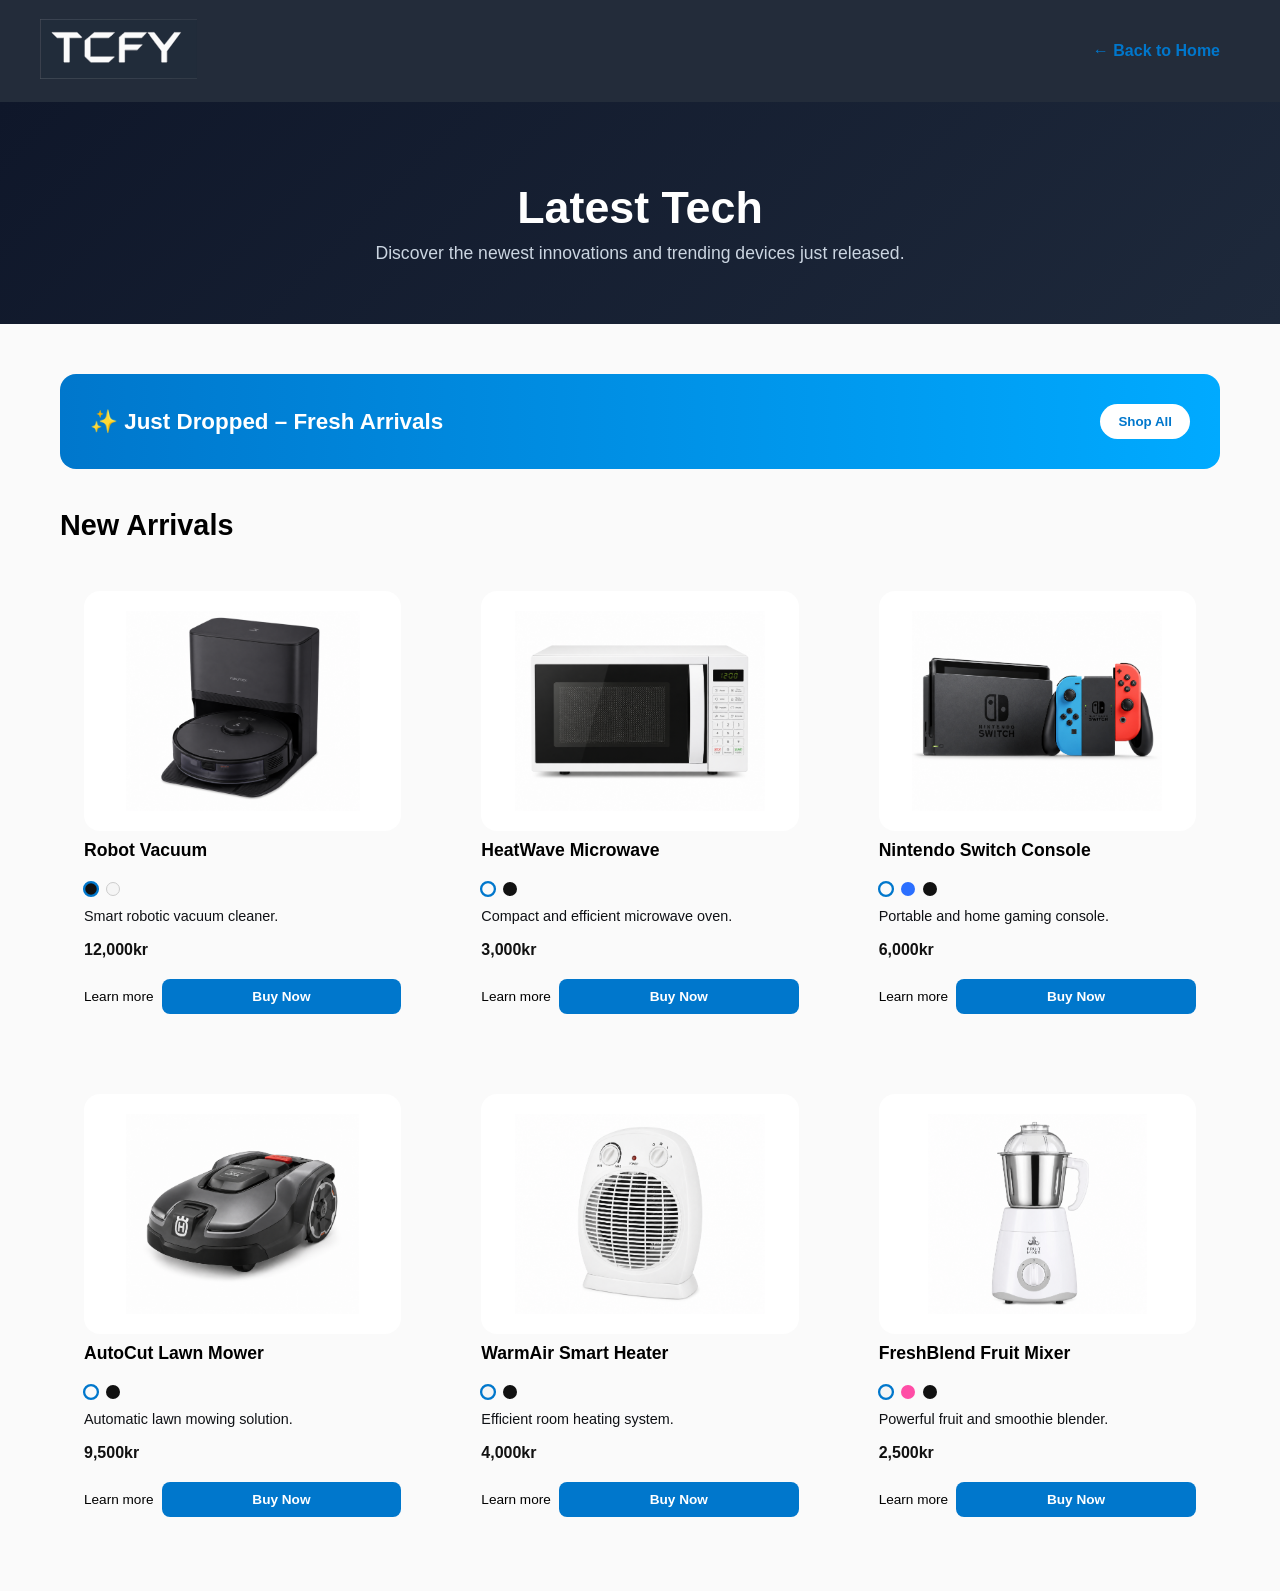
<file: latest.html>
<!DOCTYPE html>
<html lang="en">
<head>
  <meta charset="UTF-8">
  <meta name="viewport" content="width=device-width, initial-scale=1.0">
  <title>Latest Tech | Techify</title>
  <link rel="stylesheet" href="css/main.css">
</head>
<body>

   <!-- HEADER -->
  <header class="site-header">
    <a href="index.html" class="logo-container">
      <img src="img/logo.svg" alt="Techify Logo" class="logo">
    </a>

    <!-- BACK LINK -->
  <div class="back-wrapper">
    <a href="index.html" class="back-link">← Back to Home</a>
  </div>
  </header>

<section class="page-hero">
  <h1>Latest Tech</h1>
  <p>Discover the newest innovations and trending devices just released.</p>
</section>

<section class="page-section">

  <div class="featured-banner">
    <h3>✨ Just Dropped – Fresh Arrivals</h3>
    <button onclick="location.href='index.html'">Shop All</button>
  </div>

  <h2>New Arrivals</h2>

  <section class="products">
    <article class="product-card" data-id="17"></article>
    <article class="product-card" data-id="18"></article>
    <article class="product-card" data-id="19"></article>
    <article class="product-card" data-id="20"></article>
    <article class="product-card" data-id="21"></article>
    <article class="product-card" data-id="22"></article>
  </section>

</section>

<script src="js/products.js"></script>
<script src="js/app.js"></script>

</body>
</html>
</file>
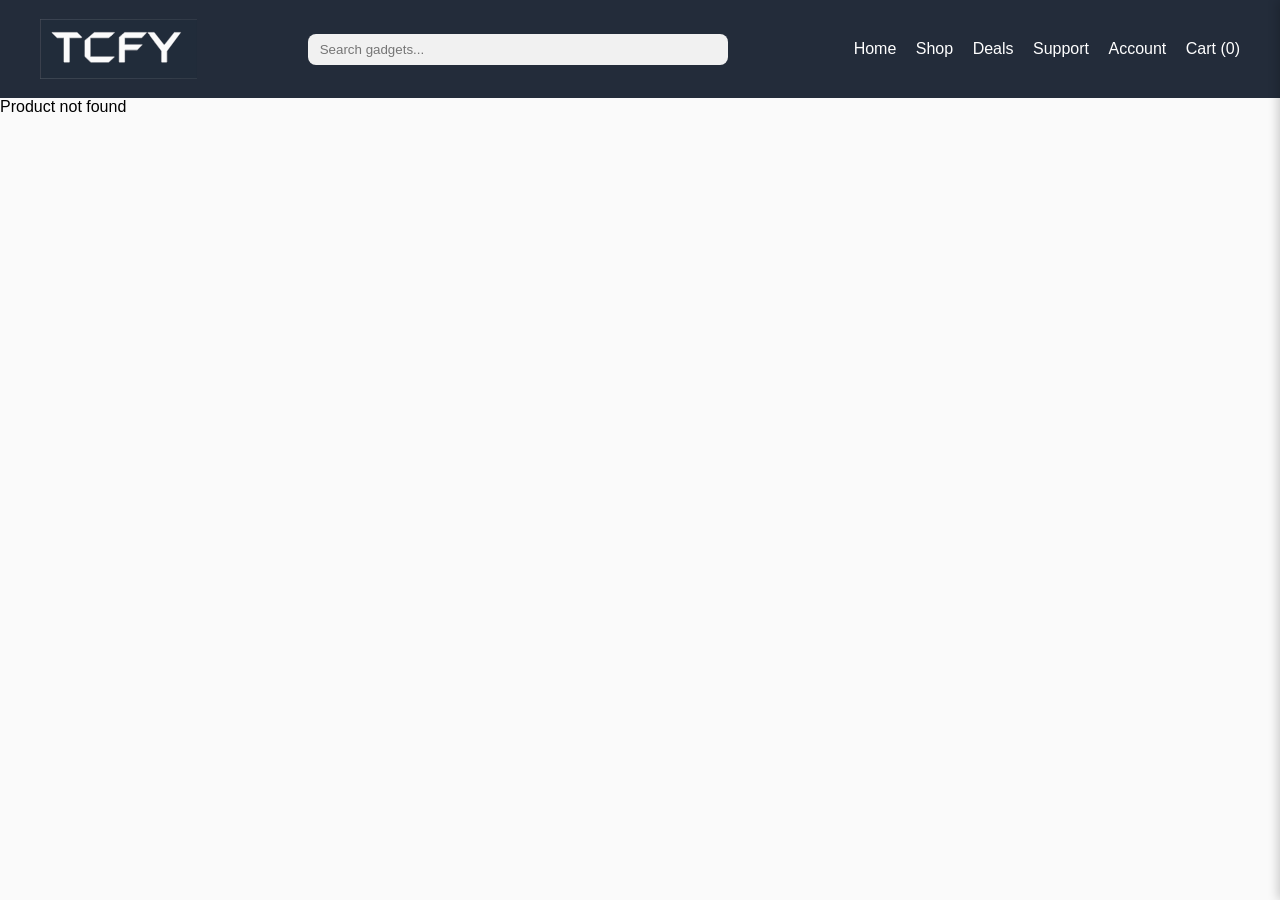
<file: product.html>
<!DOCTYPE html>
<html lang="en">
<head>
    <meta charset="UTF-8"/>
    <meta name="viewport" content="width=device-width, initial-scale=1.0"/>
    <title>Product</title>
    <link rel="stylesheet" href="css/main.css"/>
</head>
<body>

    <header class="site-header">
        <div class="logo-wrap">
          <img src="img/logo.svg" alt="Techify logo">
          
        </div>
 
       <div class="search-container">
        <label for="search" class="sr-only">Search products</label>
        <input id="search" placeholder="Search gadgets..." aria-label="Search products">
       </div>
       <div id="searchResults" class="search-results"></div>

        <nav>
          <a href="index.html">Home</a>
          <a href="index.html">Shop</a>
          <a href="index.html">Deals</a>
          <a href="index.html">Support</a>
          <a href="index.html">Account</a>
          <a href="cart.html" id="cartLink">Cart (0)</a>
        </nav>
    </header>

    <main class="product-layout">
      <section id="productSection"></section>
    </main>

    <!--SIDE CART-->

<div id="sideCart" class="side-cart">
    <div class="side-cart-header">
        <h2>Your Cart</h2>
        <button id="closeCart" aria-label="Close cart">X</button>
    </div>

    <div id="sideCartItems"></div>

    <div class="side-cart-footer">
        <h3 id="sideCartTotal">Total: 0kr</h3>
        <button id="goToCart">Go to Cart</button>
    </div>
</div>

    <script src="js/products.js" defer></script>
    <script src="js/app.js" defer></script>
    
    </body>
    </html>
</file>
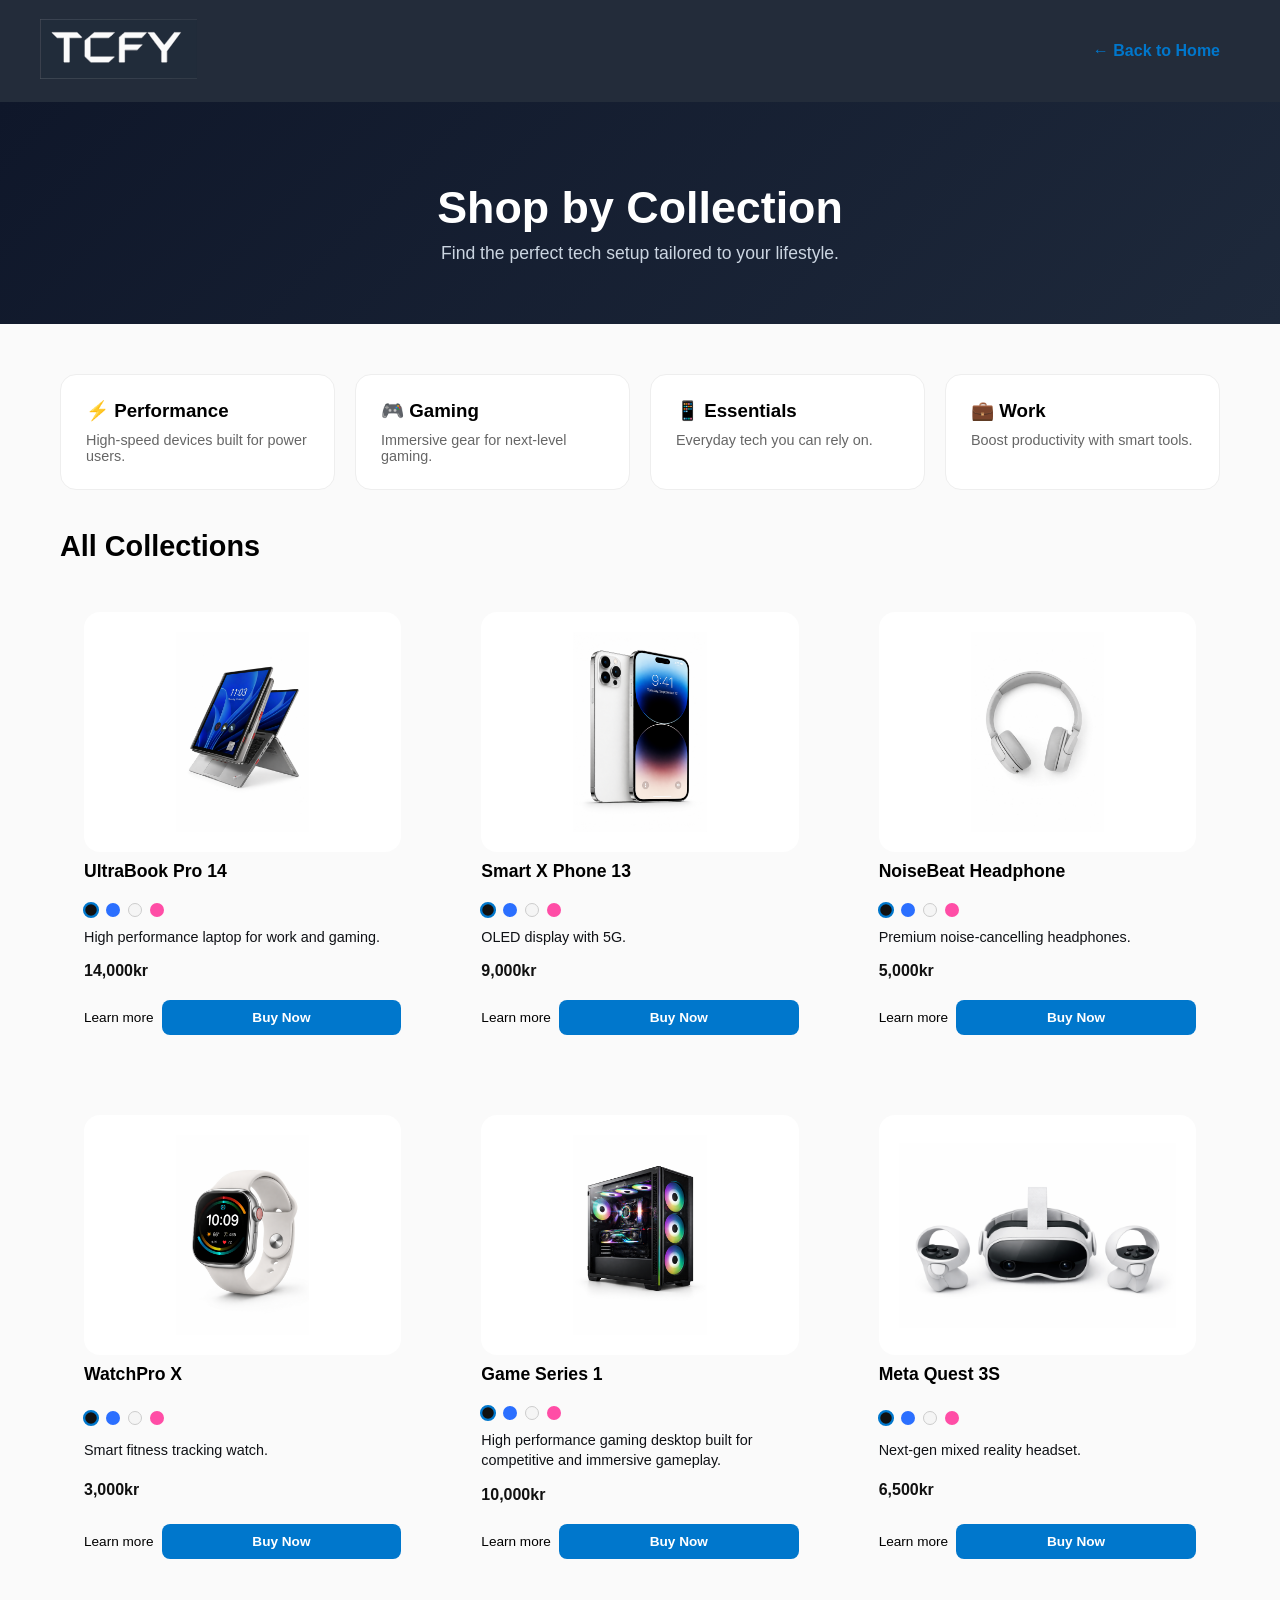
<file: shop.html>
<!DOCTYPE html>
<html lang="en">
<head>
  <meta charset="UTF-8">
  <title>Collections | Techify</title>
  <link rel="stylesheet" href="css/main.css">
</head>
<body>

   <!-- HEADER -->
  <header class="site-header">
    <a href="index.html" class="logo-container">
      <img src="img/logo.svg" alt="Techify Logo" class="logo">
    </a>

    <!-- BACK LINK -->
  <div class="back-wrapper">
    <a href="index.html" class="back-link">← Back to Home</a>
  </div>
  </header>


<!-- HERO -->
<section class="page-hero">
  <h1>Shop by Collection</h1>
  <p>Find the perfect tech setup tailored to your lifestyle.</p>
</section>

<section class="page-section">

  <!-- COLLECTION GRID -->
  <div class="collection-grid">

    <div class="collection-card" onclick="filterCollection('performance')">
      <h3>⚡ Performance</h3>
      <p>High-speed devices built for power users.</p>
    </div>

    <div class="collection-card" onclick="filterCollection('game')">
      <h3>🎮 Gaming</h3>
      <p>Immersive gear for next-level gaming.</p>
    </div>

    <div class="collection-card" onclick="filterCollection('essential')">
      <h3>📱 Essentials</h3>
      <p>Everyday tech you can rely on.</p>
    </div>

    <div class="collection-card" onclick="filterCollection('work')">
      <h3>💼 Work</h3>
      <p>Boost productivity with smart tools.</p>
    </div>

  </div>

  <!-- RESULTS -->
  <h2 id="collectionTitle">All Collections</h2>

  <section class="products" id="collectionProducts">
    <article class="product-card" data-id="1"></article>
    <article class="product-card" data-id="2"></article>
    <article class="product-card" data-id="3"></article>
    <article class="product-card" data-id="4"></article>
    <article class="product-card" data-id="5"></article>
    <article class="product-card" data-id="6"></article>
  </section>

</section>

<script src="js/products.js"></script>
<script src="js/app.js"></script>

<!-- ✅ SMALL EXTRA SCRIPT (SAFE) -->
<script>
function filterCollection(type) {

  const title = document.getElementById("collectionTitle");

  title.textContent = type.charAt(0).toUpperCase() + type.slice(1);

  document.querySelectorAll(".product-card").forEach(card => {
    const id = +card.dataset.id;
    const product = PRODUCTS.find(p => p.id === id);

    if (!product) return;

    if (type === "performance" && product.category === "laptop") {
      card.style.display = "block";
    }
    else if (type === "game" && product.category === "game") {
      card.style.display = "block";
    }
    else if (type === "essential") {
      card.style.display = "block";
    }
    else if (type === "work" && product.category === "laptop") {
      card.style.display = "block";
    }
    else {
      card.style.display = "none";
    }
  });
}
</script>

</body>
</html>
</file>
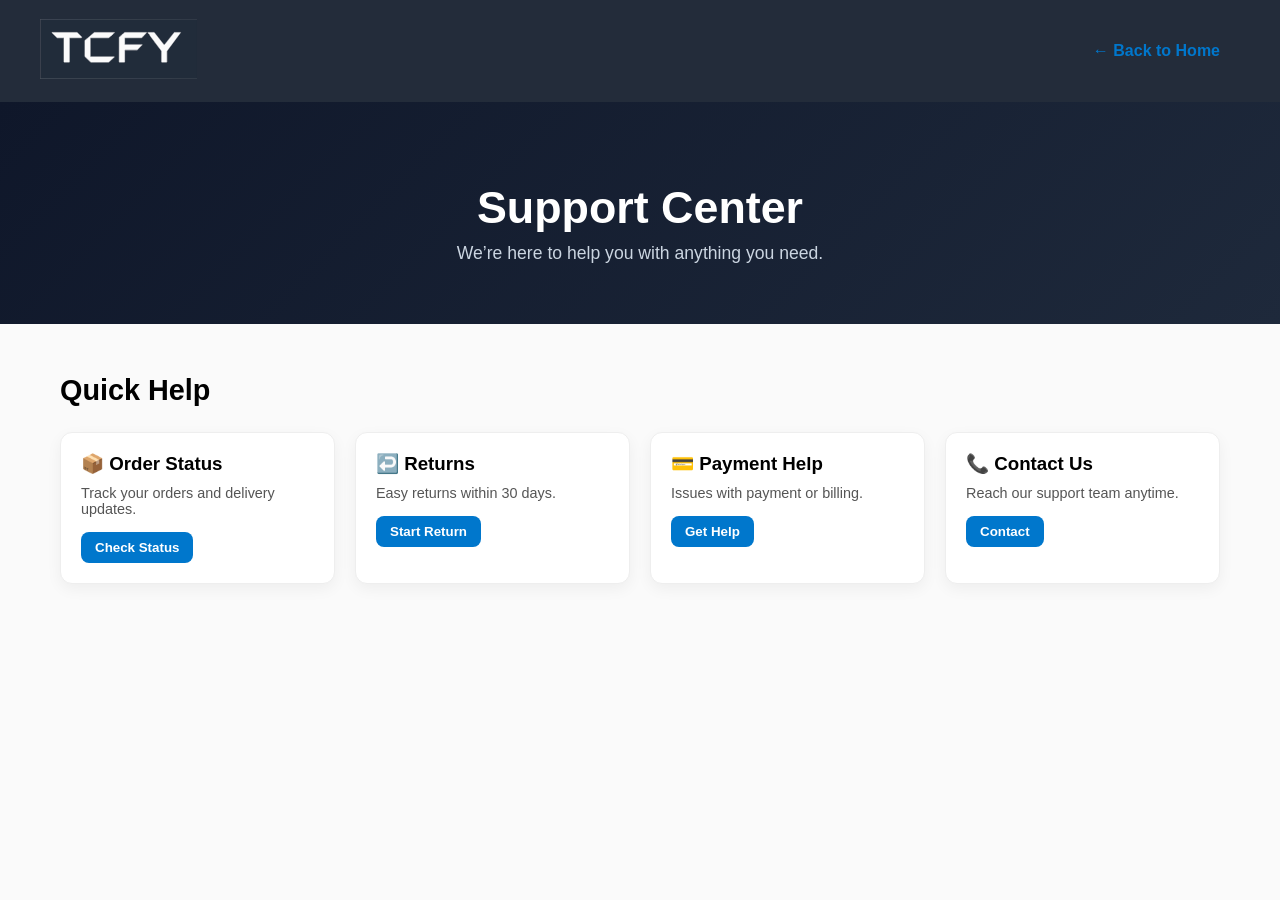
<file: support.html>
<!DOCTYPE html>
<html lang="en">
<head>
  <meta charset="UTF-8">
  <title>Support | Techify</title>
  <link rel="stylesheet" href="css/main.css">
</head>
<body>
  
   <!-- HEADER -->
  <header class="site-header">
    <a href="index.html" class="logo-container">
      <img src="img/logo.svg" alt="Techify Logo" class="logo">
    </a>

    <!-- BACK LINK -->
  <div class="back-wrapper">
    <a href="index.html" class="back-link">← Back to Home</a>
  </div>
  </header>

<section class="page-hero">
  <h1>Support Center</h1>
  <p>We’re here to help you with anything you need.</p>
</section>

<section class="page-section">

  <h2>Quick Help</h2>

  <div class="support-grid">

    <div class="support-card">
      <h3>📦 Order Status</h3>
      <p>Track your orders and delivery updates.</p>
      <button onclick="alert('Feature coming soon')">Check Status</button>
    </div>

    <div class="support-card">
      <h3>↩️ Returns</h3>
      <p>Easy returns within 30 days.</p>
      <button onclick="alert('Feature coming soon')">Start Return</button>
    </div>

    <div class="support-card">
      <h3>💳 Payment Help</h3>
      <p>Issues with payment or billing.</p>
      <button onclick="alert('Feature coming soon')">Get Help</button>
    </div>

    <div class="support-card">
      <h3>📞 Contact Us</h3>
      <p>Reach our support team anytime.</p>
      <button onclick="alert('Email: support@techify.com')">Contact</button>
    </div>

  </div>

</section>

</body>
</html>
</file>
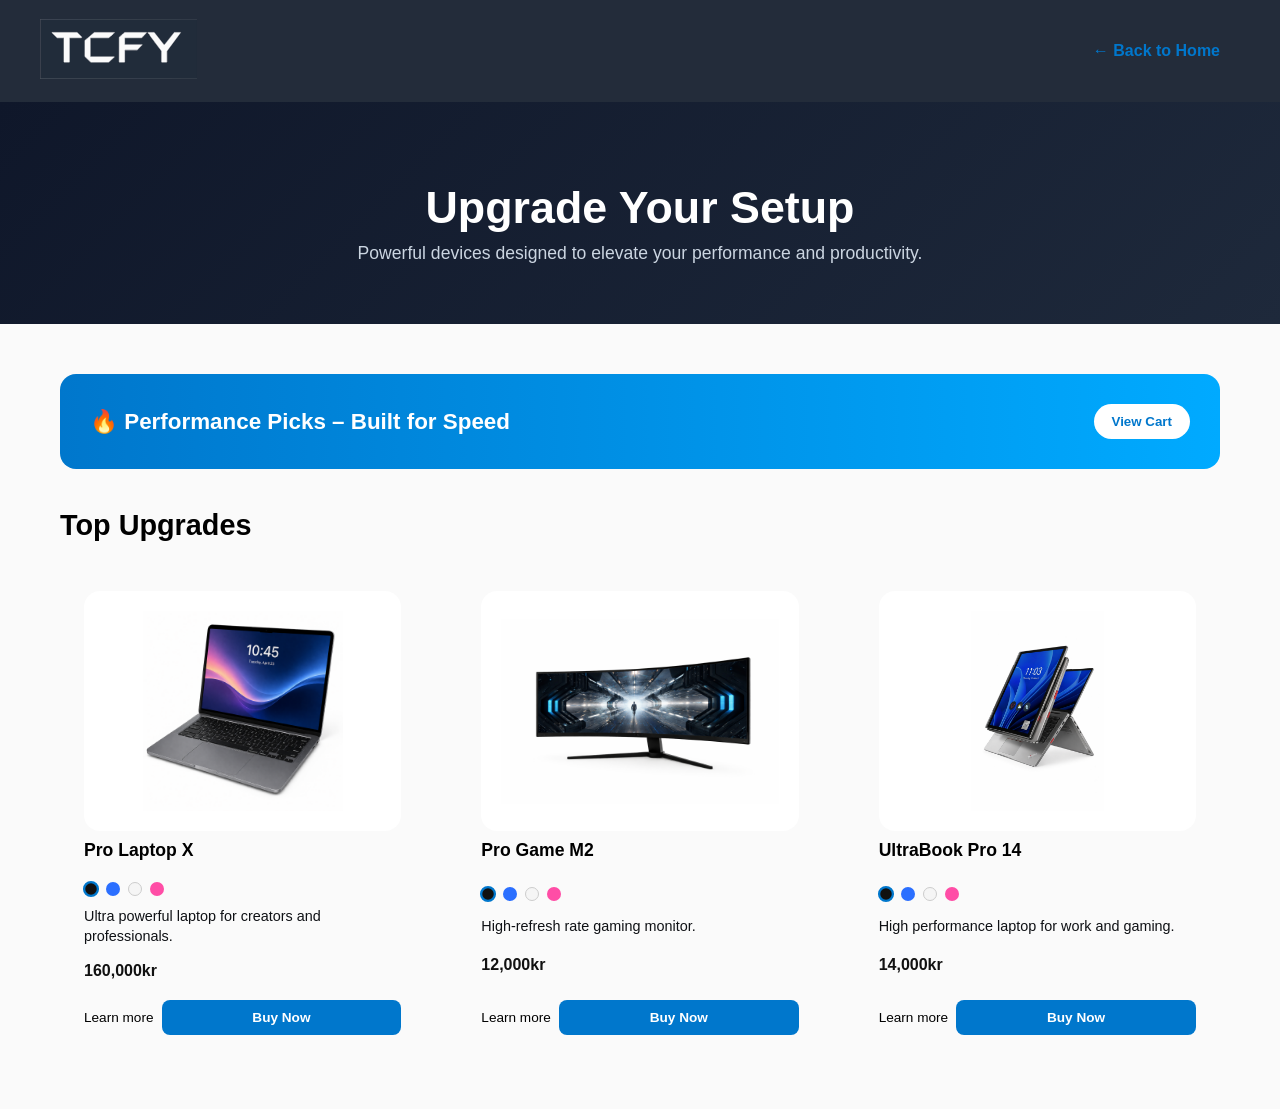
<file: upgrade.html>
<!DOCTYPE html>
<html lang="en">
<head>
  <meta charset="UTF-8">
  <meta name="viewport" content="width=device-width, initial-scale=1.0">
  <title>Upgrade Your Setup | Techify</title>
  <link rel="stylesheet" href="css/main.css">
</head>
<body>
  
   <!-- HEADER -->
  <header class="site-header">
    <a href="index.html" class="logo-container">
      <img src="img/logo.svg" alt="Techify Logo" class="logo">
    </a>

    <!-- BACK LINK -->
  <div class="back-wrapper">
    <a href="index.html" class="back-link">← Back to Home</a>
  </div>
  </header>

<section class="page-hero">
  <h1>Upgrade Your Setup</h1>
  <p>Powerful devices designed to elevate your performance and productivity.</p>
</section>

<section class="page-section">

  <div class="featured-banner">
    <h3>🔥 Performance Picks – Built for Speed</h3>
    <button onclick="location.href='cart.html'">View Cart</button>
  </div>

  <h2>Top Upgrades</h2>

  <section class="products">
    <article class="product-card" data-id="8"></article>
    <article class="product-card" data-id="9"></article>
    <article class="product-card" data-id="1"></article>
  </section>

</section>

<script src="js/products.js"></script>
<script src="js/app.js"></script>

</body>
</html>
</file>
<file: css/main.css>
* {
  box-sizing: border-box;
  margin: 0;
  padding: 0;
  font-family: "Montserrat", sans-serif;
}

/* HEADER */
.site-header {
  display: flex;
  justify-content: space-between;
  align-items: center;
  padding: 1.2rem 2.5rem;
  background: #232c3a;
  color: #fff;
  flex-wrap: wrap;
  gap: 10px;
}

.logo-wrap {
  display: flex;
  align-items: center;
  gap: 10px;
}

.logo {
  height: 60px;
}

nav a {
  color: white;
  margin-left: 15px;
  text-decoration: none;
}

/* SEARCH */
.search-container {
  position: relative;
  max-width: 420px;
  width: 100%;
}

#search {
  padding: 10px 16px;
  border-radius: 999px;
  border: none;
  width: 100%;
  background: #f1f1f1;
}

#search:focus {
  outline: none;
  background: #e9e9e9;
}

.search-results {
  position: absolute;
  background: white;
  width: 100%;
  top: 110%;
  border-radius: 10px;
  box-shadow: 0 5px 20px rgba(0, 0, 0, 0.1);
  max-height: 300px;
  overflow-y: auto;
  display: none;
  z-index: 100;
}

.search-item {
  padding: 10px;
  cursor: pointer;
}

.search-item:hover {
  background: #f5f5f5;
}

.sr-only {
  position: absolute;
  left: -9999px;
}

.container {
  display: grid;
  grid-template-columns: 280px 1fr;
  gap: 2rem;
  padding: 2rem;
  align-items: start;
}

.filters {
  background: #ffffff;
  border: 1px solid #e0e0e0;
  border-radius: 12px;
  padding: 24px;
  width: 300px;
  box-shadow: 0 4px 12px rgba(0, 0, 0, 0.05);
  font-family:
    "Inter",
    -apple-system,
    sans-serif;
}

.filters-header {
  display: flex;
  justify-content: space-between;
  align-items: center;
  margin-bottom: 24px;
}

.filters-header h2 {
  font-size: 1.25rem;
  font-weight: 700;
  margin: 0;
  color: #1a1a1a;
}

.clear-filters {
  background: none;
  border: none;
  color: #666;
  font-size: 0.9rem;
  cursor: pointer;
  text-decoration: underline;
  transition: color 0.2s;
}

.clear-filters:hover {
  color: #ff4d4f;
}

.filters-group {
  border: none;
  padding: 0;
  margin: 0 0 24px 0;
}

.filters-group legend {
  font-weight: 600;
  font-size: 0.95rem;
  margin-bottom: 12px;
  color: #444;
}

.filter-option {
  display: flex;
  align-items: center;
  padding: 8px 0;
  cursor: pointer;
  transition: all 0.2s;
}

.filter-option input[type="checkbox"] {
  appearance: none;
  -webkit-appearance: none;
  width: 20px;
  height: 20px;
  border: 2px solid #d1d1d1;
  border-radius: 6px;
  margin-right: 12px;
  position: relative;
  cursor: pointer;
  transition: all 0.2s cubic-bezier(0.4, 0, 0.2, 1);
}

.filter-option input[type="checkbox"]:checked {
  background-color: #007bff;
  border-color: #007bff;
}

.filter-option input[type="checkbox"]:checked::after {
  content: "";
  position: absolute;
  left: 6px;
  top: 2px;
  width: 5px;
  height: 10px;
  border: solid white;
  border-width: 0 2px 2px 0;
  transform: rotate(45deg);
}

.filter-option span {
  font-size: 0.95rem;
  color: #4a4a4a;
}

.filter-option:hover span {
  color: #007bff;
}

.apply-btn {
  width: 100%;
  padding: 12px;
  background-color: #1a1a1a;
  color: white;
  border: none;
  border-radius: 8px;
  font-weight: 600;
  cursor: pointer;
  transition: background 0.3s;
}

.apply-btn:hover {
  background-color: #333;
}

.products {
  display: grid;
  grid-template-columns: repeat(auto-fill, minmax(280px, 1fr));
  gap: 2rem;
}

/* SLIDER */
.product-slider {
  padding: 2rem;
}

.product-slider .product-card {
  min-width: 220px;
  scroll-snap-align: center;
  transition:
    transform 0.3s ease,
    opacity 0.3s ease;
}

.slider-wrapper {
  position: relative;
  display: flex;
  align-items: center;
}

.slider-track {
  display: flex;
  gap: 1rem;
  overflow-x: auto;
  scroll-behavior: smooth;

  scroll-snap-type: x mandatory;

  white-space: nowrap;
}

.slider-track .product-card {
  transform: scale(0.95);
  opacity: 0.8;
  min-width: 220px;
  flex: 0 0 auto;
}

.slider-track .product-card.active {
  transform: scale(1);
  opacity: 1;
}

/* HIDE SCROLLBAR */
.slider-track::-webkit-scrollbar {
  display: none;
}

.slide-btn {
  background: #111;
  color: #fff;
  border-radius: 50%;
  width: 40px;
  height: 40px;
  font-size: 18px;
}

.product-slider .product-card {
  min-width: 140px;
  padding: 1rem;
}

.product-slider .product-image {
  height: 140px;
}

.product-slider .product-image img {
  max-height: 130px;
}

/* PRODUCT CARD */

.product-card {
  position: relative;
  overflow: hidden;
  border: none;
  padding: 0;
  border-radius: 0;
  text-align: left;

  display: flex;
  flex-direction: column;
  justify-content: space-between;
  gap: 10px;

  background: transparent;
  transition: all 0.25s ease;

  height: 100%;
}

.product-card a {
  text-decoration: none;
  color: inherit;
}

.product-card:hover::after {
  opacity: 1;
}

.product-card img {
  width: 100%;
  height: 200px;
  object-fit: contain;
}

.product-card:hover {
  transform: translateY(-4px);
  box-shadow: none;
}

.product-card:hover .product-image {
  box-shadow: 0 8px 20px rgba(0, 0, 0, 0.06);
}

.product-card:hover img {
  transform: scale(1.08);
}

.product-card h3 {
  position: relative;
  font-size: 1.05rem;
  font-weight: 600;
  line-height: 1.4;
  margin-top: 8px;

  display: block;
  overflow: hidden;
  text-overflow: ellipsis;
  white-space: nowrap;
}

.product-card h3::after {
  content: "";
  position: absolute;
  left: 0;
  bottom: -3px;
  width: 0%;
  height: 2px;
  background: #111;
  transition: width 0.3s ease;
}

.product-card:hover h3::after {
  width: 100%;
}

.product-card h3 {
  line-height: 1.3;
  margin-bottom: 4px;
}

.price {
  font-weight: bold;
  font-size: 1.1rem;
  margin-top: auto;
}

.product-card h3 {
  font-size: 1.1rem;
  font-weight: 600;
}

.price {
  font-size: 1.3rem;
  font-weight: bold;
  color: #111;
}

.product-card button {
  width: 100%;
  padding: 10px;
  border-radius: 8px;
  font-weight: 600;
}

/* BUTTON */
button {
  padding: 10px 14px;
  border: none;
  border-radius: 10px;
  background: #111;
  color: #fff;
  font-weight: 600;
  cursor: pointer;
}

a:focus,
button:focus,
input:focus {
  outline: 2px solid #0077cc;
  outline-offset: 2px;
}

button:hover {
  background: #333;
}

.btn-primary {
  background: #fff;
  color: #111;
  padding: 12px 20px;
  border-radius: 999px;
  font-weight: 600;
  text-decoration: none;
}

.btn-primary:hover {
  background: #ddd;
}

.btn-secondary {
  border: 1px solid #fff;
  color: #fff;
  padding: 12px 20px;
  border-radius: 999px;
  text-decoration: none;
  display: inline-block;
}

/* QUANTITY */
.qty {
  display: flex;
  align-items: center;
  gap: 10px;
  margin: 10px 0;
}

.qty button {
  padding: 5px 10px;
  border-radius: 6px;
}

/* CART PAGE */
.cart-item {
  display: flex;
  gap: 15px;
  padding: 15px;
  border-bottom: 1px solid #ddd;
  align-items: center;
}

.cart-item img {
  border-radius: 8px;
}

.cart-item button.remove {
  background: #e74c3c;
}

.cart-item button.remove:hover {
  background: #c0392b;
}

/* Cart total*/
.cart-total {
  margin-top: 20px;
  padding: 20px;
  background: #f3f3f3;
  border-radius: 10px;
  text-align: center;
}

/* TOAST */
.toast {
  position: fixed;
  bottom: 20px;
  right: 20px;
  font-weight: 500;
  letter-spacing: 0.5px;
  background: #111;
  color: #fff;
  padding: 12px 20px;
  border-radius: 8px;
  opacity: 0;
  transform: translateY(20px);
  transition: 0.3s;
}

.toast.show {
  opacity: 1;
  transform: translateY(0);
}

/* SIDE CART */
.side-cart {
  border-left: 1px solid #eee;
  position: fixed;
  top: 0;
  right: -350px;
  width: 350px;
  height: 100%;
  background: #fff;
  box-shadow: -2px 0 10px rgba(0, 0, 0, 0.2);
  padding: 20px;
  transition: 0.3s;
  z-index: 999;
  display: flex;
  flex-direction: column;
}

.side-cart.open {
  right: 0;
}

.side-cart-header {
  display: flex;
  justify-content: space-between;
  align-items: center;
}

.side-cart-header button {
  background: none;
  color: black;
  font-size: 24px;
  cursor: pointer;
}

#sideCartItems {
  flex: 1;
  overflow-y: auto;
  margin: 20px 0;
}

.side-item {
  display: flex;
  justify-content: space-between;
  margin-bottom: 10px;
}

.side-cart-item {
  display: flex;
  align-items: center;
  gap: 10px;
  margin-bottom: 15px;
  border-bottom: 1px solid #eee;
  padding-bottom: 10px;
}

.side-img {
  width: 60px;
  height: 60px;
  object-fit: contain;
}

.side-info {
  flex: 1;
}

.side-info h4 {
  font-size: 14px;
  margin-bottom: 5px;
}

.side-info p {
  font-size: 13px;
  color: #555;
}

.side-cart-item .remove {
  background: none;
  color: red;
  font-size: 16px;
  cursor: pointer;
}

.side-cart-footer {
  border-top: 1px solid #ddd;
  padding-top: 10px;
}

body.cart-open::before {
  content: "";
  position: fixed;
  inset: 0;
  background: rgba(0, 0, 0, 0.4);
  z-index: 998;
}

/* SIDE ACTIONS */
.side-actions {
  display: flex;
  gap: 10px;
  margin-top: 10px;
}

.side-actions button {
  flex: 1;
  border-radius: 10px;
  padding: 10px;
}

.primary {
  background: #0077cc;
}

.secondary {
  background: #eee;
  color: #111;
}

.secondary:hover {
  background: #ddd;
}

/* Payment*/
.checkout-layout {
  display: grid;
  grid-template-columns: 1fr 1fr;
  gap: 2rem;
  margin-top: 20px;
}

.cart-summary {
  background: #f8f8f8;
  padding: 20px;
  border-radius: 10px;
}

.payment-form {
  display: flex;
  flex-direction: column;
  gap: 10px;
  background: #fff;
  padding: 20px;
  border-radius: 10px;
  box-shadow: 0 5px 15px rgba(0, 0, 0, 0.1);
}

.payment-form input {
  padding: 10px;
  border-radius: 8px;
  border: 1px solid #ccc;
}

.payment-form input:focus {
  border-color: #0077cc;
  outline: none;
}

.pay-now {
  margin-top: 10px;
  background: #111;
}

.pay-now:hover {
  background: #333;
}

/* GLOBAL SMOOTHNESS */
html {
  scroll-behavior: smooth;
}

body {
  background: #fafafa;
}

/* BETTER TRANSTITIONS */
.product-card,
button,
a {
  transition:
    transform 0.2s ease,
    box-shadow 0.2s ease;
}

/* FOOTERS */
.footer {
  background: #0f1115;
  color: #ccc;
  padding: 60px 20px 30px;
  margin-top: 60px;
}

/* GRID */
.footer-container {
  max-width: 1100px;
  margin: auto;

  display: flex;
  justify-content: space-between;
  align-items: flex-start;

  gap: 40px;
  flex-wrap: wrap;
}
.footer-col {
  min-width: 180px;
  flex: 1;
}

/* HERO */
.hero {
  position: relative;
  min-height: 70vh;

  display: flex;
  align-items: center;
  padding: 4rem 2.5rem;

  color: #fff;
  background:
    linear-gradient(rgba(0, 0, 0, 0.55), rgba(0, 0, 0, 0.65)),
    url("../img/hero.png") center/cover no-repeat;

  border-radius: 0;
}
.hero-content {
  max-width: 600px;
}

.hero-tag {
  display: inline-block;
  font-size: 0.8rem;
  letter-spacing: 1px;
  text-transform: uppercase;
  margin-bottom: 10px;
  color: #bbb;
}

.hero h1 {
  font-size: 3rem;
  line-height: 1.1;
  font-weight: 800;
  margin-bottom: 15px;
}

.hero p {
  font-size: 1.1rem;
  color: #ddd;
  margin-bottom: 25px;
}

.hero-actions {
  display: flex;
  gap: 15px;
}
/* HEADER */
.section-header {
  display: flex;
  justify-content: space-between;
  align-items: center;
  margin-bottom: 1rem;
}

.section-header h2 {
  font-size: 1.5rem;
}

.section-header a {
  font-size: 0.9rem;
  text-decoration: none;
  color: #0077cc;
}

/* TITLE */
.footer-col h4 {
  color: #fff;
  margin-bottom: 15px;
  font-size: 13px;
  text-transform: uppercase;
  letter-spacing: 1px;
}

/* LINK */
.footer-col ul {
  list-style: none;
  padding: 0;
}

.footer-col li {
  margin-bottom: 10px;
}

.footer-col a {
  color: #aaa;
  text-decoration: none;
  font-size: 14px;
  transition: 0.2s;
}

.footer-col a:hover {
  color: #fff;
  transform: translateX(4px);
}

/* BOTTOM */
.footer-bottom {
  max-width: 1200px;
  margin: 40px auto 0;
  padding-top: 20px;
  border-top: 1px solid #222;

  display: flex;
  flex-wrap: wrap;
  justify-content: space-between;
  align-items: center;

  font-size: 13px;
  color: #888;
}

.footer-links {
  display: flex;
  flex-wrap: wrap;
  gap: 15px;
}

.footer-links a {
  color: #888;
  text-decoration: none;
}

.footer-links a:hover {
  color: #fff;
}

.footer-copy {
  opacity: 0.6;
}

/* RESPONSIVE */
@media (max-width: 900px) {
  .container {
    grid-template-columns: 1fr;
  }

  .filters {
    width: 100%;
    padding: 16px;
  }

  .filters-group {
    display: grid;
    grid-template-columns: repeat(auto-fit, minmax(150px, 1fr));
    gap: 12px;
    margin-bottom: 16px;
  }

  /*Grid*/
  #productSection {
    display: grid;
    grid-template-columns: 1fr;
  }

  .site-header {
    flex-direction: column;
    align-items: flex-start;
    gap: 15px;
  }

  nav {
    width: 100%;
  }
}

/* PREMIUM PAGE */
.product-detail {
  max-width: 1400px;
  margin: auto;
  padding: 0 20px;
}

/* PROMO */
.promo {
  background: #00bcd4;
  color: #000;
  font-size: 0.9rem;
  border-bottom: 1px solid rgba(0, 0, 0, 0.08);
  display: flex;
  justify-content: space-between;
  align-items: center;
  padding: 0 1rem;
}

.promo_viewport {
  overflow: hidden;
  flex-grow: 1;
}

.promo-lang {
  margin-left: 1rem;
  flex-shrink: 0;
}

.promo-lang select {
  background: rgba(255, 255, 255, 0.3);
  color: #000;
  border: 1px solid rgba(0, 0, 0, 0.2);
  border-radius: 4px;
  padding: 4px 8px;
  font-size: 0.8rem;
  font-weight: 600;
  cursor: pointer;
  outline: none;
  backdrop-filter: blur(4px);
  transition: all 0.2s ease;
}

.promo-lang select:hover {
  background: rgba(255, 255, 255, 0.5);
}

.promo-lang select option {
  background: #fff;
  color: #000;
}

.promo_track {
  display: flex;
  justify-content: center;
  gap: 3rem;
  padding: 0.75rem 0;
  list-style: none;
  margin: 0;
}

.promo_track li {
  white-space: nowrap;
  opacity: 0.85;
  letter-spacing: 0.4px;
  font-weight: bold;
}

/* INFINITE SCROLL */
@keyframes promo-scroll {
  from {
    transform: translateX(0);
  }
  to {
    transform: translateX(-50%);
  }
}

.promo:hover .promo_track {
  animation-play-state: paused;
}

/* EXPLORE LINEUP */
.lineup {
  padding: 3rem 2rem 1rem;
}

.lineup-header h2 {
  font-size: 2.5rem;
  margin-bottom: 15px;
}

.lineup-filters {
  display: flex;
  gap: 10px;
}

.lineup-filters button {
  border: none;
  background: #777;
  padding: 8px 16px;
  border-radius: 999px;
  cursor: pointer;
}

.lineup-filters .active {
  background: #111;
  color: #eee;
}

/* PRODUCT CARD UPGRADE */
.product-card {
  padding: 1.5rem;
  gap: 10px;
}

.badge {
  position: absolute;
  top: 12px;
  left: 12px;
  font-size: 0.7rem;
  background: red;
  padding: 4px 10px;
  border-radius: 20px;
  font-weight: 600;
}

.product-card .desc {
  font-size: 0.9rem;
  color: #0f1115;
  line-height: 1.4;
}

.product-card .price {
  font-size: 1rem;
  margin-top: 5px;
}

/* ACTION ROW */
.card-actions {
  display: flex;
  justify-content: space-between;
  align-items: center;
  gap: 8px;
  margin-top: 10px;
}

/* BUY BUTTON */
.add-to-cart,
.buy-btn {
  width: auto;
  padding: 8px 12px;
  font-size: 0.85rem;
  border-radius: 8px;
  white-space: nowrap;
}

.card-actions buttons {
  flex: 1;
}

.link-btn {
  font-size: 0.85rem;
  white-space: nowrap;
  color: #0077cc;
  text-decoration: none;
}

.buy-btn {
  background: #0077cc;
  border-radius: 20px;
  padding: 6px 14px;
  font-size: 0.85rem;
}

.buy-btn:hover {
  background: #005fa3;
}

/* PRODUCT IMAGE WRAPPER */
.product-image {
  width: 100%;
  height: 240px;
  background: #fff;
  border-radius: 16px;
  padding: 20px;
  display: flex;
  align-items: center;
  justify-content: center;
  overflow: hidden;
  margin-bottom: 8px;
  transition: all 0.3s ease;
}

.product-image img {
  max-width: 100%;
  max-height: 100%;
  object-fit: contain;
  transition: transform 0.3s ease;
}

/* COLOR OPTIONS CONTAINER */
.color-options {
  display: flex;
  gap: 8px;
  margin-top: 6px;
  align-items: center;
}

.color {
  width: 14px;
  height: 14px;
  border-radius: 50%;
  cursor: pointer;
  border: 2px solid transparent;
  transition: 0.2s ease;
}

/* COLORS */
.color.blue {
  background: #2b6fff;
}
.color.black {
  background: #111;
}
.color.white {
  background: #f5f5f5;
  border: 1px solid #ccc;
}
.color.pink {
  background: #ff4da6;
}

/* HOVER EFFECT */
.color:hover {
  transform: scale(1.2);
  border-color: #0077cc;
}

/* ACTIVE STATE */
.color.active {
  border: 2px solid #0077cc;
  transform: scale(1.15);
}

/* PRODUCT CARD FIX ALIGNMENT */
.product-card {
  display: flex;
  flex-direction: column;
  justify-content: space-between;
}

/* PRODUCT PAGE */
.product-detail {
  max-width: 1200px;
  margin: auto;
  padding: 50px 20px;
}

.product-grid {
  display: grid;
  grid-template-columns: 1fr 1fr;
  gap: 80px;
  align-items: start;
}

.product-image {
  display: flex;
  justify-content: center;
}

.product-image img {
  width: 100%;
  max-width: 450px;
  object-fit: contain;
}

.product-info {
  display: flex;
  flex-direction: column;
  gap: 20px;
}

.product-info h1 {
  font-size: 2rem;
}

.product-info .price {
  font-size: 1.6rem;
}

.features {
  background: #eeeeee;
  padding: 20px 25px;
  border-radius: 4px;
  border: none;
  box-shadow: 0 4px 15px rgba(0, 0, 0, 0.03);
}

/* NEW PRODUCT PAGE (GRADE A LAYOUT) */

.product-grid {
  display: grid;
  grid-template-columns: 1fr 1fr;
  gap: 60px;
  align-items: start;
  margin-top: 40px;
}

/* LEFT SIDE */
.product-left {
  display: flex;
  flex-direction: column;
  gap: 25px;
}

.product-detail .product-image {
  background: #fff;
  border-radius: 20px;
  padding: 40px;
  border: 1px solid #eaeaea;
  box-shadow: 0 10px 30px rgba(0, 0, 0, 0.04);

  display: flex;
  align-items: center;
  justify-content: center;

  height: 520px;
}

.product-detail .product-image img {
  width: 100%;
  height: 100%;
  max-height: 500px;
  object-fit: contain;
  transition: transform 0.3s ease;
}

.product-image:hover img {
  transform: scale(1.08);
}

.product-specs {
  background: #eeeeee;
  padding: 20px 25px;
  border-radius: 4px;
  border: none;
  box-shadow: 0 4px 15px rgba(0, 0, 0, 0.03);
  font-size: 0.95rem;
  line-height: 1.7;
  color: #333;
}

/* RIGHT SIDE */
.product-right {
  display: flex;
  flex-direction: column;
  gap: 20px;
}

.product-right h1 {
  font-size: 2.5rem;
  font-weight: 800;
  letter-spacing: -0.8px;
  line-height: 1.1;
  color: #111;
}

.product-right .price {
  font-size: 2rem;
  font-weight: 700;
  color: #0077cc;
}

.product-desc {
  font-size: 1rem;
  color: #555;
  line-height: 1.6;
}

.product-colors {
  display: flex;
  flex-direction: column;
  gap: 8px;
}

.product-colors p {
  font-size: 0.95rem;
  color: #333;
}

.product-colors .color {
  width: 24px;
  height: 24px;
  border-width: 2px;
}

.product-colors .color.active {
  border-width: 3px;
}

/* FEATURES */
.features {
  background: #eeeeee;
  padding: 20px 25px;
  border-radius: 4px;
  border: none;
  box-shadow: 0 4px 15px rgba(0, 0, 0, 0.03);
  list-style: none;
  display: flex;
  flex-direction: column;
  gap: 12px;
}

.features li {
  display: flex;
  align-items: center;
  gap: 10px;
  font-size: 0.95rem;
  color: #444;
}

.features svg {
  color: #0077cc;
  flex-shrink: 0;
}

/* TRUST BOX */
.trust-box {
  background: #eeeeee;
  padding: 20px;
  border-radius: 4px;
  border: none;
  box-shadow: 0 4px 15px rgba(0, 0, 0, 0.03);
  display: flex;
  flex-direction: column;
  gap: 12px;
  margin-top: 10px;
}

.trust-item {
  display: flex;
  align-items: center;
  gap: 12px;
  font-size: 0.95rem;
  color: #444;
  font-weight: 500;
}

.trust-item .icon {
  font-size: 1.2rem;
}

/* MAIN BUTTON */
.buy-main {
  padding: 16px;
  font-size: 1.1rem;
  border-radius: 999px;
  background: #00bcd4;
  color: #fff;
  font-weight: 600;
  border: none;
  cursor: pointer;
  transition: all 0.3s ease;
  box-shadow: 0 4px 12px rgba(0, 188, 212, 0.3);
}

.buy-main:hover {
  background: #0097a7;
  transform: translateY(-2px);
  box-shadow: 0 6px 16px rgba(0, 188, 212, 0.4);
}

/* RESPONSIVE */
@media (max-width: 900px) {
  .product-grid {
    grid-template-columns: 1fr;
    gap: 40px;
  }

  .product-image {
    height: 300px;
  }
}

.logo-wrap img {
  height: 60px;
  width: auto;
}

/* FORCE smaller slider cards */
.product-slider .product-card {
  min-width: 140px;
  padding: 0.8rem;
}

.product-slider .product-image {
  height: 120px;
}

.product-slider .product-image img {
  max-height: 110px;
}

.checkout-container {
  display: flex;
  gap: 2rem;
  padding: 2rem;
  max-width: 1200px;
  margin: auto;
}

.checkout-items,
.checkout-form {
  flex: 1;
  background: #fff;
  padding: 1.5rem;
  border-radius: 12px;
  box-shadow: 0 5px 20px rgba(0, 0, 0, 0.08);
}

.checkout-item {
  display: flex;
  align-items: center;
  justify-content: space-between;
  margin-bottom: 1rem;
  gap: 1rem;
}

.checkout-item img {
  border-radius: 8px;
}

.checkout-total {
  margin-top: 1rem;
  font-size: 1.2rem;
}

.checkout-form form {
  display: flex;
  flex-direction: column;
}

.checkout-form label {
  margin-top: 10px;
  font-size: 0.9rem;
}

.checkout-form input {
  padding: 10px;
  margin-top: 5px;
  border-radius: 6px;
  border: 1px solid #ddd;
}

.row {
  display: flex;
  gap: 10px;
}

.pay-btn {
  margin-top: 20px;
  padding: 12px;
  background: black;
  color: white;
  border: none;
  border-radius: 8px;
  cursor: pointer;
}

/* ACCOUNT / AUTH PAGES  */

.auth-wrapper {
  min-height: 100vh;
  display: flex;
  align-items: center;
  justify-content: center;
  background: linear-gradient(135deg, #0f172a, #1e293b);
  padding: 20px;
}

.auth-card {
  background: #fff;
  padding: 40px;
  border-radius: 16px;
  width: 100%;
  max-width: 420px;
  box-shadow: 0 20px 50px rgba(0, 0, 0, 0.15);
  text-align: center;
}

.auth-card h1 {
  font-size: 28px;
  margin-bottom: 10px;
}

.auth-card p {
  font-size: 14px;
  color: #666;
  margin-bottom: 25px;
}

/* FORM */
.auth-form {
  display: flex;
  flex-direction: column;
  gap: 15px;
}

.auth-form input {
  padding: 12px;
  border-radius: 10px;
  border: 1px solid #ddd;
  font-size: 14px;
  transition: 0.2s;
}

.auth-form input:focus {
  border-color: #0077cc;
  outline: none;
}

/* BUTTON */
.auth-btn {
  padding: 12px;
  border: none;
  border-radius: 10px;
  background: #111;
  color: #fff;
  font-weight: 600;
  cursor: pointer;
  transition: 0.2s;
}

.auth-btn:hover {
  background: #333;
}

/* SWITCH (login/signup link) */
.auth-switch {
  margin-top: 20px;
  font-size: 14px;
}

.auth-switch a {
  color: #0077cc;
  text-decoration: none;
  font-weight: 600;
}

.auth-switch a:hover {
  text-decoration: underline;
}

/* BACK BUTTON (for auth pages) */
.auth-wrapper .back-home {
  position: absolute;
  top: 20px;
  left: 20px;
  color: #fff;
  text-decoration: none;
  font-size: 14px;
  opacity: 0.8;
}

.auth-wrapper .back-home:hover {
  opacity: 1;
}

/* UPGRADE / LATEST PAGES*/

.page-hero {
  padding: 80px 20px 60px;
  text-align: center;
  color: #fff;
  background: linear-gradient(135deg, #0f172a, #1e293b);
}

.page-hero h1 {
  font-size: 2.8rem;
  font-weight: 800;
  margin-bottom: 10px;
}

.page-hero p {
  font-size: 1.1rem;
  color: #cbd5e1;
  max-width: 600px;
  margin: auto;
}

.page-section {
  padding: 50px 20px;
  max-width: 1200px;
  margin: auto;
}

.page-section h2 {
  font-size: 1.8rem;
  margin-bottom: 25px;
}

/* FEATURED STRIP */
.featured-banner {
  background: linear-gradient(90deg, #0077cc, #00aaff);
  color: #fff;
  padding: 30px;
  border-radius: 16px;
  display: flex;
  justify-content: space-between;
  align-items: center;
  margin-bottom: 40px;
}

.featured-banner h3 {
  font-size: 1.4rem;
}

.featured-banner button {
  background: #fff;
  color: #0077cc;
  border-radius: 999px;
  padding: 10px 18px;
}

/* GRID ENHANCEMENT */
.products {
  margin-top: 20px;
}

/* BACK BUTTON */
.back-link {
  display: inline-block;
  margin: 20px;
  color: #0077cc;
  text-decoration: none;
  font-weight: 600;
}

@media (max-width: 600px) {
  /* Two products per row for main product grids */
  .products {
    grid-template-columns: repeat(2, 1fr);
    gap: 15px;
  }

  /* Image 2 style: borderless card, grey image box */
  .product-card {
    padding: 0;
    border: none;
    background: transparent;
    gap: 6px;
    box-shadow: none;
  }

  .product-card:hover {
    transform: none;
    box-shadow: none;
  }

  .product-image {
    background: #fff; /* White background for image */
    border-radius: 12px;
    padding: 15px;
    height: 140px;
    display: flex;
    align-items: center;
    justify-content: center;
    margin-bottom: 5px;
  }

  .product-card img {
    height: 110px;
  }

  .product-card h3 {
    font-size: 0.85rem;
    white-space: normal;
    line-height: 1.2;
    margin-top: 4px;
    margin-bottom: 2px;
  }

  .product-card .desc {
    display: none; /* Hide description on mobile to save vertical space */
  }

  .price {
    font-size: 1rem;
    margin-top: 2px;
  }

  .card-actions {
    margin-top: 5px;
    justify-content: flex-start;
  }

  .link-btn {
    display: none; /* Hide 'Learn more' link to match the clean look */
  }

  .buy-btn {
    padding: 6px 12px;
    font-size: 0.8rem;
    width: 100%;
  }

  /* Filter section compact mode */
  .filters {
    padding: 12px;
  }

  .filters-header {
    margin-bottom: 10px;
  }

  .filters-header h2 {
    font-size: 1.1rem;
  }

  .filters-group legend {
    font-size: 0.9rem;
    margin-bottom: 8px;
  }

  .filters-group {
    grid-template-columns: repeat(2, 1fr);
    gap: 8px;
    margin-bottom: 12px;
  }

  .filter-option {
    padding: 4px 0;
  }

  .filter-option input[type="checkbox"] {
    width: 16px;
    height: 16px;
    margin-right: 8px;
    border-radius: 4px;
  }

  .filter-option span {
    font-size: 0.8rem;
  }

  .apply-btn {
    padding: 10px;
    font-size: 0.9rem;
  }

  /* Strict width for slider cards so they don't stretch */
  .slider-track .product-card {
    min-width: unset;
    width: 140px;
    transform: scale(1);
    margin: 0;
    flex: 0 0 auto;
  }

  .slider-track {
    gap: 15px;
  }

  /* Adjust hero for mobile */
  .hero h1 {
    font-size: 2rem;
  }
}


.back-link:hover {
  text-decoration: underline;
}

/* SUPPORT PAGE */
.support-grid {
  display: grid;
  grid-template-columns: repeat(auto-fit, minmax(220px, 1fr));
  gap: 20px;
  margin-top: 20px;
}

.support-card {
  background: #fff;
  padding: 20px;
  border-radius: 12px;
  border: 1px solid #eee;
  box-shadow: 0 5px 15px rgba(0, 0, 0, 0.05);
  text-align: left;
}

.support-card h3 {
  margin-bottom: 10px;
}

.support-card p {
  font-size: 0.9rem;
  color: #555;
  margin-bottom: 15px;
}

.support-card button {
  background: #0077cc;
  border-radius: 8px;
  padding: 8px 14px;
}

.support-card button:hover {
  background: #005fa3;
}

/* COLLECTION GRID */
.collection-grid {
  display: grid;
  grid-template-columns: repeat(auto-fit, minmax(220px, 1fr));
  gap: 20px;
  margin-bottom: 40px;
}

.collection-card {
  background: #fff;
  padding: 25px;
  border-radius: 16px;
  border: 1px solid #eee;
  cursor: pointer;
  transition: 0.25s ease;
}

.collection-card:hover {
  transform: translateY(-6px);
  box-shadow: 0 10px 25px rgba(0, 0, 0, 0.1);
}

.collection-card h3 {
  margin-bottom: 10px;
}

.collection-card p {
  font-size: 0.9rem;
  color: #666;
}
/* PREMIUM FOOTER UX UPGRADE */

.footer {
  background: radial-gradient(circle at top, #141414, #0b0b0b);
  color: #bdbdbd;
  padding: 80px 40px 35px;
  font-family: "Montserrat", sans-serif;
  border-top: 1px solid rgba(255, 255, 255, 0.04);
}

/* GRID LAYOUT */
.footer-container {
  display: grid;
  grid-template-columns: repeat(auto-fit, minmax(200px, 1fr));
  gap: 55px;
  max-width: 1200px;
  margin: auto;
}

/* HEADINGS */
.footer-col h4 {
  color: #ffffff;
  margin-bottom: 18px;
  font-size: 13px;
  letter-spacing: 1.4px;
  text-transform: uppercase;
  font-weight: 600;
  position: relative;
}

/* subtle accent line under headings */
.footer-col h4::after {
  content: "";
  position: absolute;
  left: 0;
  bottom: -8px;
  width: 28px;
  height: 2px;
  background: #00bcd4;
  opacity: 0.8;
}

/* LIST RESET */
.footer-col ul {
  list-style: none;
  padding: 0;
  margin: 0;
}

/* LIST ITEMS */
.footer-col ul li {
  margin-bottom: 12px;
  transition: transform 0.25s ease;
}

/* smoother micro motion */
.footer-col ul li:hover {
  transform: translateX(6px);
}

/* LINKS */
.footer-col ul li a {
  text-decoration: none;
  color: #9c9c9c;
  font-size: 14px;
  position: relative;
  transition: all 0.25s ease;
}

/* animated underline */
.footer-col ul li a::after {
  content: "";
  position: absolute;
  left: 0;
  bottom: -3px;
  width: 0%;
  height: 1px;
  background: #00bcd4;
  transition: width 0.3s ease;
}

.footer-col ul li a:hover {
  color: #ffffff;
}

.footer-col ul li a:hover::after {
  width: 100%;
}

/* BOTTOM BAR */

.footer-bottom {
  margin-top: 65px;
  padding-top: 22px;
  border-top: 1px solid rgba(255, 255, 255, 0.06);

  display: flex;
  flex-wrap: wrap;
  justify-content: space-between;
  align-items: center;

  font-size: 12.5px;
  color: #777;
  gap: 12px;
}

/* location / region tag */
.footer-bottom span:first-child {
  background: rgba(255, 255, 255, 0.05);
  padding: 6px 12px;
  border-radius: 999px;
  color: #aaa;
}

/* bottom links */
.footer-links {
  display: flex;
  flex-wrap: wrap;
  gap: 16px;
}

.footer-links a {
  color: #8a8a8a;
  text-decoration: none;
  transition: 0.25s ease;
  position: relative;
}

/* subtle hover glow */
.footer-links a:hover {
  color: #fff;
}

/* optional underline for bottom links */
.footer-links a::after {
  content: "";
  position: absolute;
  left: 0;
  bottom: -2px;
  width: 0%;
  height: 1px;
  background: #00bcd4;
  transition: width 0.25s ease;
}

.footer-links a:hover::after {
  width: 100%;
}

/* copyright */
.footer-copy {
  opacity: 0.55;
}

/* MICRO INTERACTIONS UPGRADE */

/* smoother overall feel */
.footer-col ul li,
.footer-col ul li a,
.footer-links a {
  transition-timing-function: cubic-bezier(0.4, 0, 0.2, 1);
}

/* RESPONSIVE */

@media (max-width: 768px) {
  .footer {
    padding: 55px 20px;
  }

  .footer-container {
    gap: 35px;
  }

  .footer-bottom {
    flex-direction: column;
    text-align: center;
  }

  .footer-links {
    justify-content: center;
  }
}

/* INFO PAGE UX SYSTEM (GLOBAL) */

.page-content {
  max-width: 900px;
  margin: auto;
  padding: 70px 20px;
  animation: fadeIn 0.4s ease;
}

/* HERO TITLE */
#pageTitle {
  font-size: 44px;
  font-weight: 800;
  letter-spacing: -0.5px;
  margin-bottom: 10px;
  color: #111;
}

#pageSubtitle {
  font-size: 18px;
  color: #666;
  margin-bottom: 35px;
  line-height: 1.5;
}

/* AUTO CARD SYSTEM */

.page-content > div {
  background: #fff;
  border: 1px solid #eee;
  border-radius: 14px;
  padding: 22px;
  margin-bottom: 18px;

  box-shadow: 0 6px 18px rgba(0, 0, 0, 0.04);
  transition:
    transform 0.25s ease,
    box-shadow 0.25s ease;
}

/* hover lift */
.page-content > div:hover {
  transform: translateY(-3px);
  box-shadow: 0 12px 28px rgba(0, 0, 0, 0.08);
}

/* HEADINGS INSIDE PAGES */

.page-content h2,
.page-content h3 {
  margin-bottom: 10px;
  font-weight: 700;
  color: #111;
}

.page-content p {
  color: #555;
  line-height: 1.6;
  font-size: 15px;
}

/* LIST STYLING */

.page-content ul {
  padding-left: 18px;
  margin-top: 10px;
}

.page-content ul li {
  margin-bottom: 8px;
  color: #444;
  position: relative;
}

/* subtle bullet upgrade */
.page-content ul li::marker {
  color: #0077cc;
}

/* SPECIAL “HIGHLIGHT BLOCK” */

.highlight {
  background: linear-gradient(135deg, #0077cc, #00aaff);
  color: white;
  border: none !important;
}

.highlight p,
.highlight h3 {
  color: white;
}

/* INFO BOX */

.info-box {
  background: #f5f7fa;
  border: 1px solid #e8ecf1;
  padding: 18px;
  border-radius: 12px;
  font-size: 14px;
  color: #444;
}

/* BUTTON SYSTEM INSIDE PAGES */

.page-content button {
  padding: 10px 14px;
  border-radius: 10px;
  border: none;
  cursor: pointer;
  font-weight: 600;
  background: #111;
  color: white;
  margin-right: 10px;
  transition: 0.2s ease;
}

.page-content button:hover {
  background: #333;
}

/* PRIMARY ACTION */
.page-content .primary-btn {
  background: #0077cc;
}

.page-content .primary-btn:hover {
  background: #005fa3;
}

/* CARD GRID (FOR MULTI-CARDS)*/

.card-grid {
  display: grid;
  grid-template-columns: repeat(auto-fit, minmax(240px, 1fr));
  gap: 15px;
}

/* BACK BUTTON */

.back-home {
  display: inline-block;
  margin-top: 40px;
  padding: 10px 16px;
  background: #fff;
  border: 1px solid #ddd;
  border-radius: 10px;
  text-decoration: none;
  color: #111;
  font-weight: 600;
  transition: 0.2s ease;
}

.back-home:hover {
  background: #111;
  color: #fff;
}

/* ANIMATION */

@keyframes fadeIn {
  from {
    opacity: 0;
    transform: translateY(10px);
  }
  to {
    opacity: 1;
    transform: translateY(0);
  }
}

/* ================================
   GRADE A LINEUP EXPERIENCE
================================ */

.lineup {
  padding: 5rem 2rem;
  margin: 2rem;
  border-radius: 28px;

  background: radial-gradient(
    1200px circle at top,
    #1f2937 0%,
    #0b0f1a 60%,
    #05070d 100%
  );

  color: #fff;
  text-align: center;
  position: relative;
  overflow: hidden;
}

/* soft ambient glow effect */
.lineup::before {
  content: "";
  position: absolute;
  inset: -100px;
  background: radial-gradient(circle, rgba(0, 188, 212, 0.12), transparent 60%);
  filter: blur(60px);
  z-index: 0;
}

.lineup-header {
  position: relative;
  z-index: 1;
}

/* EYEBROW TEXT */
.lineup-eyebrow {
  font-size: 0.75rem;
  letter-spacing: 2px;
  text-transform: uppercase;
  color: rgba(255, 255, 255, 0.6);
}

/* TITLE */
.lineup-header h2 {
  font-size: 3rem;
  font-weight: 800;
  margin: 10px 0;
  letter-spacing: -0.5px;
}

/* SUBTEXT */
.lineup-subtext {
  font-size: 1.05rem;
  color: rgba(255, 255, 255, 0.75);
  max-width: 600px;
  margin: 0 auto 25px;
  line-height: 1.5;
}

/* ================================
   CATEGORY CHIPS (PREMIUM UX)
================================ */

.lineup-filters {
  display: flex;
  justify-content: center;
  flex-wrap: wrap;
  gap: 12px;
  margin-top: 20px;
}

.chip {
  padding: 11px 18px;
  border-radius: 999px;

  background: rgba(255, 255, 255, 0.06);
  border: 1px solid rgba(255, 255, 255, 0.12);

  color: #e5e7eb;
  font-size: 0.9rem;
  cursor: pointer;

  transition: all 0.25s ease;
  backdrop-filter: blur(14px);

  display: inline-flex;
  align-items: center;
  gap: 6px;
}

/* hover = lift + glow */
.chip:hover {
  transform: translateY(-3px);
  background: rgba(255, 255, 255, 0.1);
  border-color: rgba(255, 255, 255, 0.25);
}

/* active = premium selection state */
.chip.active {
  background: linear-gradient(135deg, #00bcd4, #0077cc);
  color: #fff;
  border: none;

  box-shadow:
    0 10px 30px rgba(0, 188, 212, 0.25),
    0 0 0 1px rgba(255, 255, 255, 0.1) inset;

  transform: scale(1.05);
}

/* ================================
   CONTEXT LINE (VERY IMPORTANT UX DETAIL)
================================ */

.lineup-context {
  margin-top: 18px;
  font-size: 0.85rem;
  color: rgba(255, 255, 255, 0.6);
}

.lineup-context strong {
  color: #fff;
  font-weight: 600;
}

/* =========================
   AUTO LINEUP SLIDER
========================= */

.lineup-auto {
  padding: 5rem 0;
  background: radial-gradient(circle at top, #111827, #05070d);
  color: #fff;
  text-align: center;
  overflow: hidden;
}

.lineup-frame {
  max-width: 1200px;
  margin: 0 auto;
  padding: 0 2.5rem;
  position: relative;
}

/* TRACK */
.lineup-track {
  display: flex;
  transition: transform 0.8s ease;
}

/* SLIDES */
.lineup-slide {
  min-width: 100%;
  opacity: 0;
  transform: translateY(20px);
  transition: all 0.6s ease;
  position: absolute;
  left: 0;
  right: 0;
}

.lineup-slide.active {
  opacity: 1;
  transform: translateY(0);
  position: relative;
}

/* TEXT */
.lineup-slide h2 {
  font-size: 2.6rem;
  font-weight: 800;
  margin-bottom: 10px;
}

.lineup-slide p {
  color: rgba(255, 255, 255, 0.7);
  font-size: 1.1rem;
}

/* DOTS */
.lineup-dots {
  display: flex;
  justify-content: center;
  gap: 10px;
  margin-top: 25px;
}

.dot {
  width: 10px;
  height: 10px;
  border-radius: 50%;
  background: rgba(255, 255, 255, 0.3);
  transition: 0.3s;
}

.dot.active {
  background: #00bcd4;
  transform: scale(1.2);
}

.search-container {
  position: relative;
}

#search {
  padding: 8px 12px;
  border-radius: 8px;
  border: none;
}

#searchResults {
  position: absolute;
  top: 110%;
  left: 0;
  width: 100%;
  background: white;
  border-radius: 10px;
  display: none;
  max-height: 250px;
  overflow-y: auto;
  z-index: 999;
}

.search-item {
  padding: 10px;
  cursor: pointer;
}

.search-item:hover {
  background: #f2f2f2;
}

/* SEARCH RESULTS */

.search-container {
  position: relative;
}

#searchResults {
  position: absolute;
  top: 110%;
  left: 0;
  width: 100%;
  background: #fff;
  border-radius: 18px;
  box-shadow: 0 10px 35px rgba(0,0,0,0.12);
  overflow: hidden;
  z-index: 9999;
  display: none;
  max-height: 420px;
  overflow-y: auto;
}

.search-item {
  display: flex;
  align-items: center;
  gap: 14px;
  padding: 14px;
  cursor: pointer;
  transition: 0.25s ease;
  border-bottom: 1px solid #f2f2f2;
}

.search-item:hover {
  background: #f8f8f8;
}

.search-thumb {
  width: 60px;
  height: 60px;
  object-fit: contain;
  border-radius: 12px;
  background: #fafafa;
  padding: 6px;
}

.search-info h4 {
  font-size: 14px;
  margin-bottom: 4px;
  color: #111;
}

.search-info p {
  font-size: 13px;
  color: #666;
}

.search-empty {
  padding: 20px;
  text-align: center;
  color: #777;
  font-size: 14px;
}
</file>
